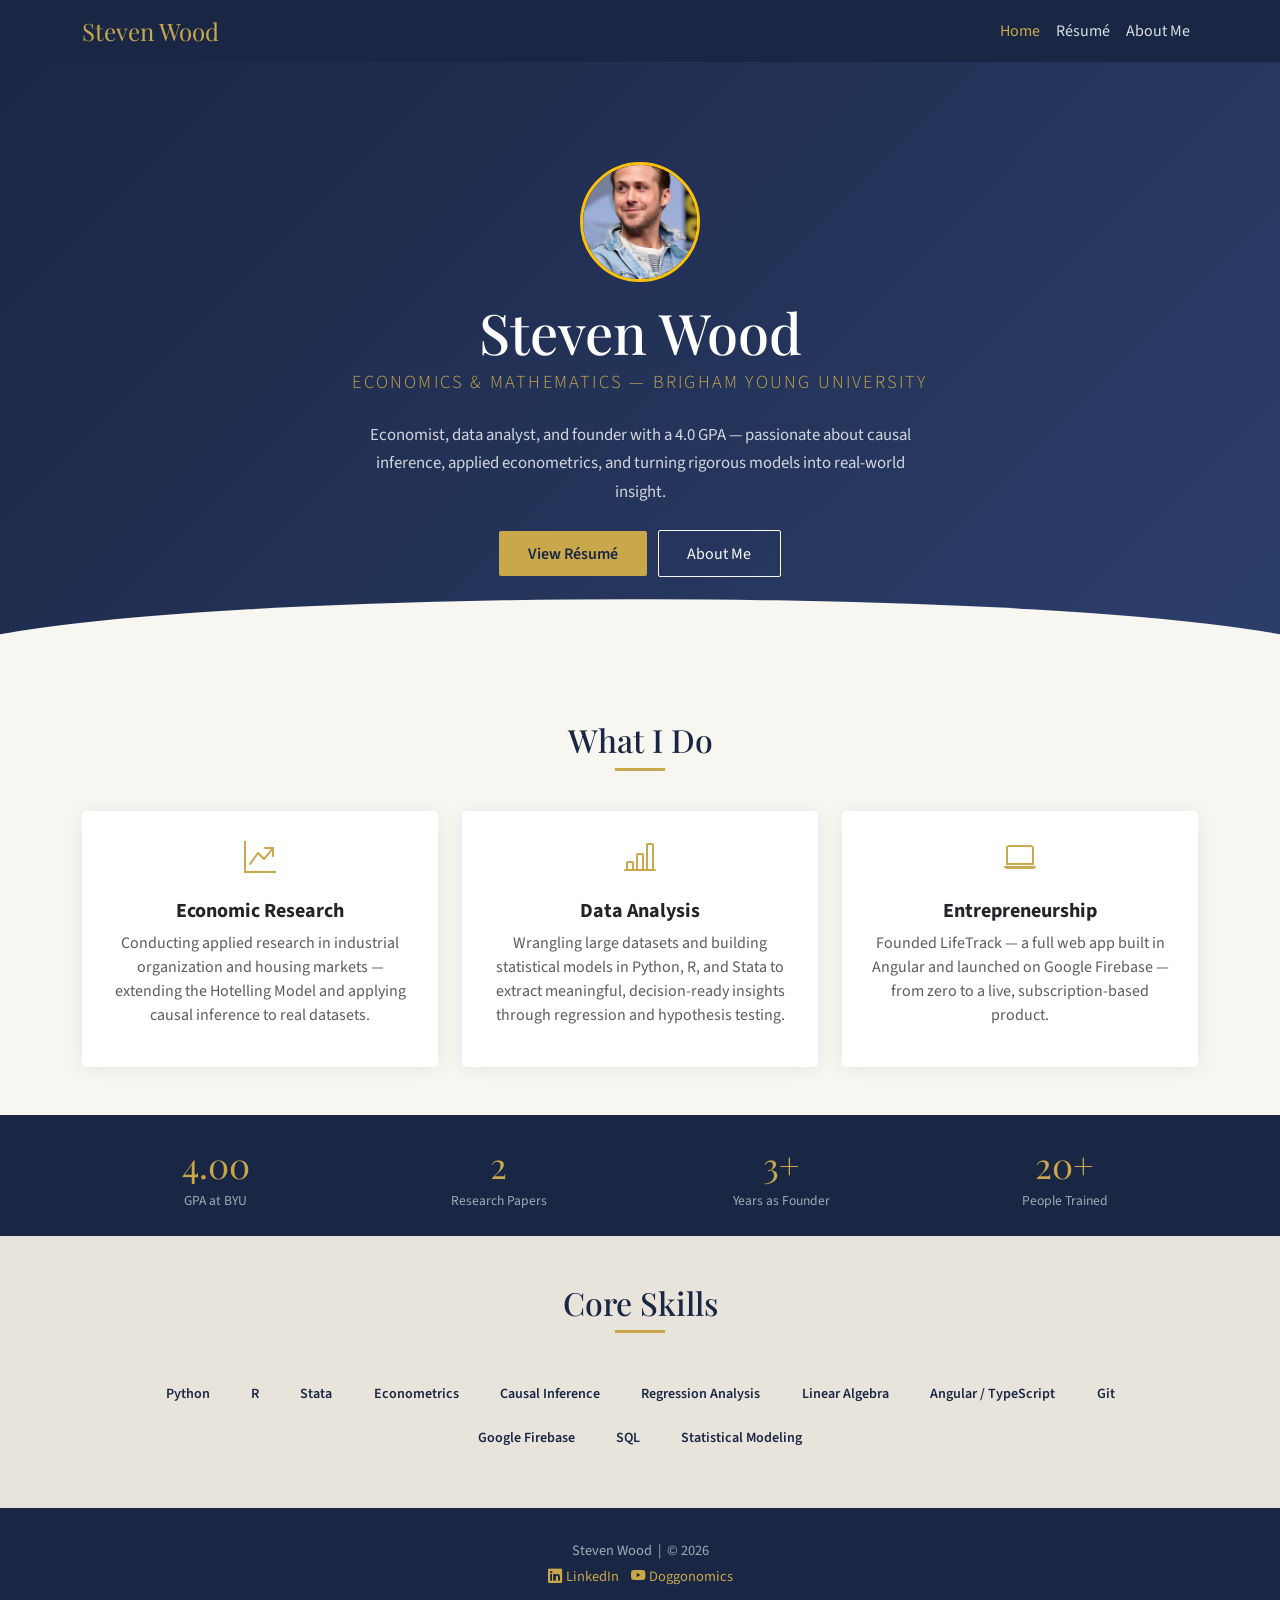
<file: index.html>
<!DOCTYPE html>
<html lang="en">
<head>
    <meta charset="UTF-8">
    <meta name="viewport" content="width=device-width, initial-scale=1.0">
    <title>Steven Wood | Portfolio</title>
    <link href="https://cdn.jsdelivr.net/npm/bootstrap@5.3.2/dist/css/bootstrap.min.css" rel="stylesheet">
    <link href="https://fonts.googleapis.com/css2?family=Playfair+Display:wght@400;700&family=Source+Sans+3:wght@300;400;600&display=swap" rel="stylesheet">
    <link rel="stylesheet" href="https://cdn.jsdelivr.net/npm/bootstrap-icons@1.11.3/font/bootstrap-icons.min.css">
    <style>
        :root {
            --navy: #1a2744;
            --gold: #c9a84c;
            --light: #f8f6f1;
            --mid: #e8e4dc;
            --text: #2d2d2d;
        }
        body { font-family: 'Source Sans 3', sans-serif; color: var(--text); background: var(--light); }
        h1, h2, h3, .navbar-brand { font-family: 'Playfair Display', serif; }
        .navbar { background-color: var(--navy) !important; }
        .navbar-brand { color: var(--gold) !important; font-size: 1.5rem; }
        .nav-link { color: rgba(255,255,255,0.85) !important; }
        .nav-link:hover, .nav-link.active { color: var(--gold) !important; }
        .hero {
            background: linear-gradient(135deg, var(--navy) 0%, #2c3e6b 100%);
            color: white; padding: 100px 0 80px; position: relative; overflow: hidden;
        }
        .hero::after {
            content: ''; position: absolute; bottom: -2px; left: 0; right: 0;
            height: 60px; background: var(--light);
            clip-path: ellipse(55% 100% at 50% 100%);
        }
        .hero-name { font-size: 3.5rem; color: white; margin-bottom: 0.25rem; }
        .hero-title { color: var(--gold); font-size: 1.15rem; letter-spacing: 0.12em; text-transform: uppercase; font-family: 'Source Sans 3', sans-serif; font-weight: 300; }
        .hero-desc { color: rgba(255,255,255,0.8); max-width: 580px; margin: 1.5rem auto; font-size: 1.05rem; line-height: 1.7; }
        .btn-gold { background-color: var(--gold); color: var(--navy); font-weight: 600; border: none; padding: 0.65rem 1.8rem; border-radius: 2px; }
        .btn-gold:hover { background-color: #b8903e; color: var(--navy); }
        .btn-outline-light { border-radius: 2px; padding: 0.65rem 1.8rem; }
        .section-title { font-size: 2rem; color: var(--navy); margin-bottom: 0.5rem; }
        .section-divider { width: 50px; height: 3px; background: var(--gold); margin: 0 auto 2.5rem; }
        .card { border: none; border-radius: 4px; box-shadow: 0 2px 20px rgba(0,0,0,0.07); transition: transform 0.2s, box-shadow 0.2s; }
        .card:hover { transform: translateY(-4px); box-shadow: 0 8px 30px rgba(0,0,0,0.12); }
        .card-icon { font-size: 2rem; color: var(--gold); margin-bottom: 1rem; }
        .skill-badge { background: var(--mid); color: var(--navy); font-weight: 600; border-radius: 2px; padding: 0.4rem 0.9rem; display: inline-block; margin: 0.3rem; font-size: 0.88rem; }
        .stat-num { font-family: 'Playfair Display', serif; font-size: 2.2rem; color: var(--gold); }
        footer { background: var(--navy); color: rgba(255,255,255,0.6); padding: 2rem 0; font-size: 0.9rem; }
        footer a { color: var(--gold); text-decoration: none; }
    </style>
</head>
<body>
    <nav class="navbar navbar-expand-lg sticky-top">
        <div class="container">
            <a class="navbar-brand" href="index.html">Steven Wood</a>
            <button class="navbar-toggler" type="button" data-bs-toggle="collapse" data-bs-target="#navMenu">
                <span class="navbar-toggler-icon"></span>
            </button>
            <div class="collapse navbar-collapse" id="navMenu">
                <ul class="navbar-nav ms-auto">
                    <li class="nav-item"><a class="nav-link active" href="index.html">Home</a></li>
                    <li class="nav-item"><a class="nav-link" href="resume.html">Résumé</a></li>
                    <li class="nav-item"><a class="nav-link" href="aboutme.html">About Me</a></li>
                </ul>
            </div>
        </div>
    </nav>

    <section class="hero text-center">
        <div class="container">
            <img src="images/profile-pic.png" alt="Steven Wood" class="rounded-circle border border-3 border-warning mb-3" style="width:120px;height:120px;object-fit:cover;" onerror="this.style.display='none'">
            <h1 class="hero-name">Steven Wood</h1>
            <div class="hero-title">Economics &amp; Mathematics &mdash; Brigham Young University</div>
            <p class="hero-desc mx-auto">Economist, data analyst, and founder with a 4.0 GPA — passionate about causal inference, applied econometrics, and turning rigorous models into real-world insight.</p>
            <a href="resume.html" class="btn btn-gold me-2">View Résumé</a>
            <a href="aboutme.html" class="btn btn-outline-light">About Me</a>
        </div>
    </section>

    <section class="py-5 mt-3">
        <div class="container text-center">
            <h2 class="section-title">What I Do</h2>
            <div class="section-divider"></div>
            <div class="row g-4">
                <div class="col-md-4">
                    <div class="card p-4 h-100">
                        <div class="card-icon"><i class="bi bi-graph-up-arrow"></i></div>
                        <h5 class="fw-bold">Economic Research</h5>
                        <p class="text-muted">Conducting applied research in industrial organization and housing markets — extending the Hotelling Model and applying causal inference to real datasets.</p>
                    </div>
                </div>
                <div class="col-md-4">
                    <div class="card p-4 h-100">
                        <div class="card-icon"><i class="bi bi-bar-chart-line"></i></div>
                        <h5 class="fw-bold">Data Analysis</h5>
                        <p class="text-muted">Wrangling large datasets and building statistical models in Python, R, and Stata to extract meaningful, decision-ready insights through regression and hypothesis testing.</p>
                    </div>
                </div>
                <div class="col-md-4">
                    <div class="card p-4 h-100">
                        <div class="card-icon"><i class="bi bi-laptop"></i></div>
                        <h5 class="fw-bold">Entrepreneurship</h5>
                        <p class="text-muted">Founded LifeTrack — a full web app built in Angular and launched on Google Firebase — from zero to a live, subscription-based product.</p>
                    </div>
                </div>
            </div>
        </div>
    </section>

    <section class="py-4" style="background:var(--navy)">
        <div class="container">
            <div class="row text-center g-3">
                <div class="col-6 col-md-3">
                    <div class="stat-num">4.00</div>
                    <div style="color:rgba(255,255,255,0.6);font-size:0.85rem">GPA at BYU</div>
                </div>
                <div class="col-6 col-md-3">
                    <div class="stat-num">2</div>
                    <div style="color:rgba(255,255,255,0.6);font-size:0.85rem">Research Papers</div>
                </div>
                <div class="col-6 col-md-3">
                    <div class="stat-num">3+</div>
                    <div style="color:rgba(255,255,255,0.6);font-size:0.85rem">Years as Founder</div>
                </div>
                <div class="col-6 col-md-3">
                    <div class="stat-num">20+</div>
                    <div style="color:rgba(255,255,255,0.6);font-size:0.85rem">People Trained</div>
                </div>
            </div>
        </div>
    </section>

    <section class="py-5" style="background:var(--mid)">
        <div class="container text-center">
            <h2 class="section-title">Core Skills</h2>
            <div class="section-divider"></div>
            <div>
                <span class="skill-badge">Python</span>
                <span class="skill-badge">R</span>
                <span class="skill-badge">Stata</span>
                <span class="skill-badge">Econometrics</span>
                <span class="skill-badge">Causal Inference</span>
                <span class="skill-badge">Regression Analysis</span>
                <span class="skill-badge">Linear Algebra</span>
                <span class="skill-badge">Angular / TypeScript</span>
                <span class="skill-badge">Git</span>
                <span class="skill-badge">Google Firebase</span>
                <span class="skill-badge">SQL</span>
                <span class="skill-badge">Statistical Modeling</span>
            </div>
        </div>
    </section>

    <footer class="text-center">
        <div class="container">
            <p class="mb-1">Steven Wood &nbsp;|&nbsp; &copy; 2026</p>
            <p class="mb-0">
                <a href="https://www.linkedin.com/in/stevenhwood" target="_blank"><i class="bi bi-linkedin me-1"></i>LinkedIn</a>
                &nbsp;&nbsp;
                <a href="https://www.youtube.com/@doggonomics" target="_blank"><i class="bi bi-youtube me-1"></i>Doggonomics</a>
            </p>
        </div>
    </footer>

    <script src="https://cdn.jsdelivr.net/npm/bootstrap@5.3.2/dist/js/bootstrap.bundle.min.js"></script>
</body>
</html>
</file>
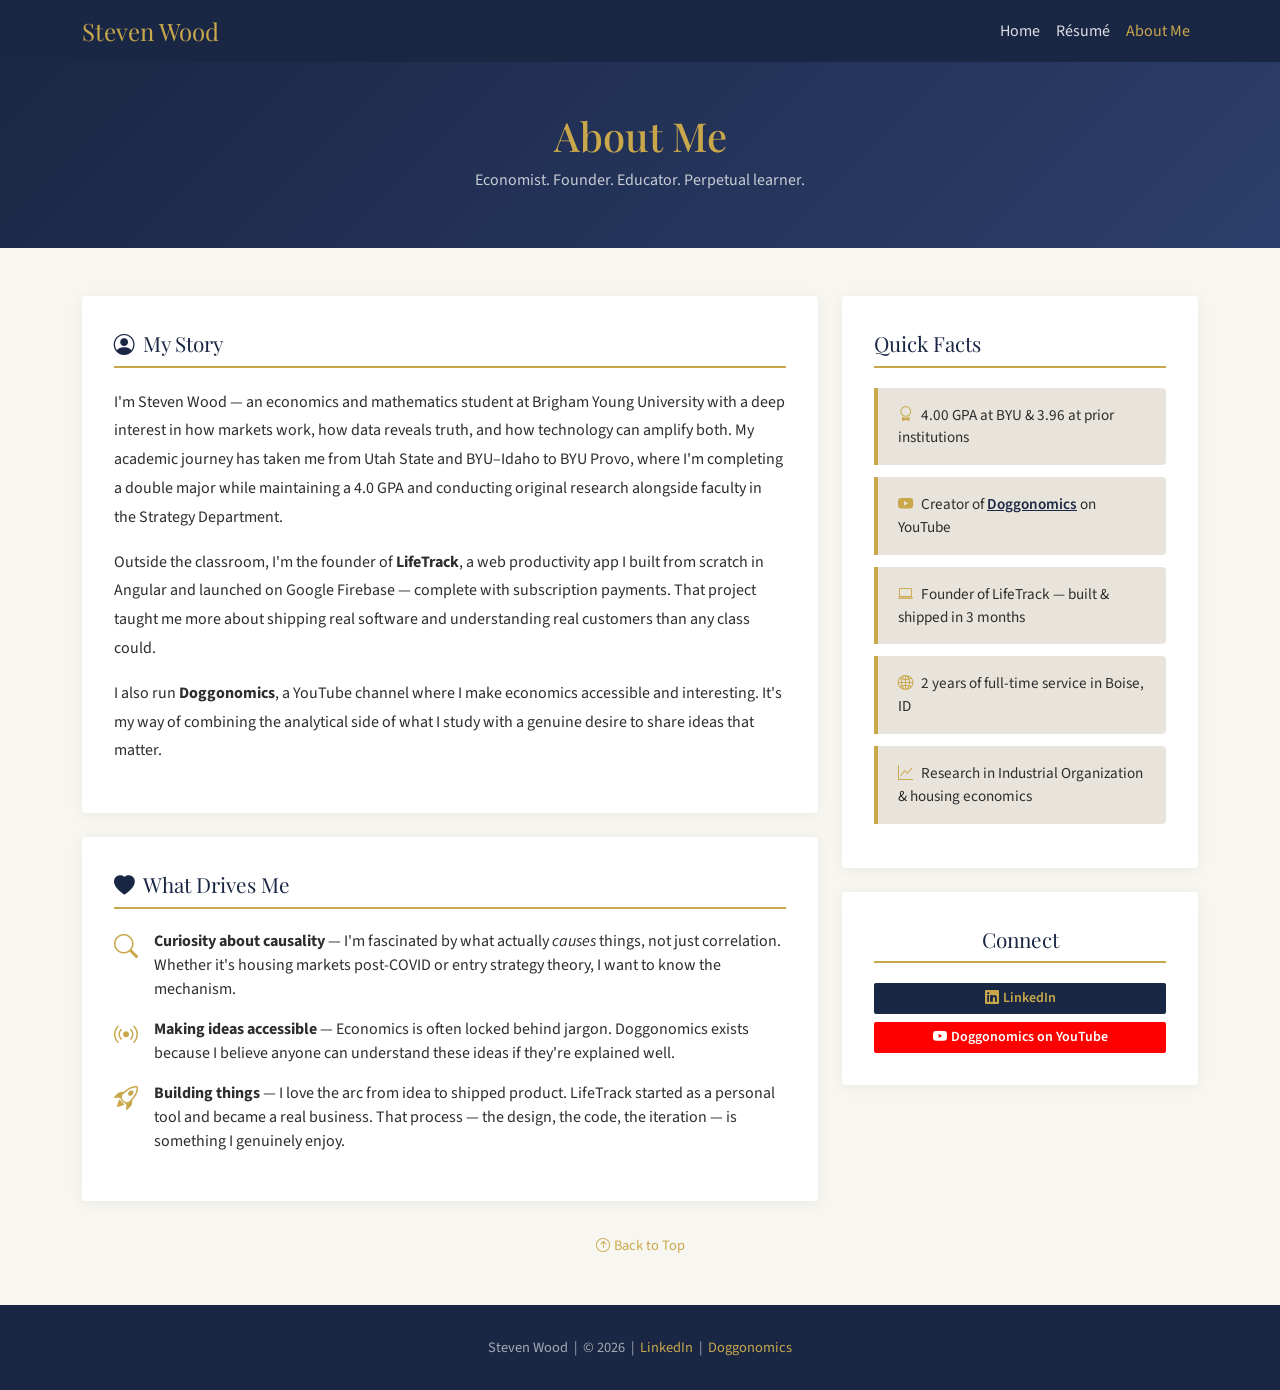
<file: aboutme.html>
<!DOCTYPE html>
<html lang="en">
<head>
    <meta charset="UTF-8">
    <meta name="viewport" content="width=device-width, initial-scale=1.0">
    <title>Steven Wood | About Me</title>
    <link href="https://cdn.jsdelivr.net/npm/bootstrap@5.3.2/dist/css/bootstrap.min.css" rel="stylesheet">
    <link href="https://fonts.googleapis.com/css2?family=Playfair+Display:wght@400;700&family=Source+Sans+3:wght@300;400;600&display=swap" rel="stylesheet">
    <link rel="stylesheet" href="https://cdn.jsdelivr.net/npm/bootstrap-icons@1.11.3/font/bootstrap-icons.min.css">
    <style>
        :root {
            --navy: #1a2744;
            --gold: #c9a84c;
            --light: #f8f6f1;
            --mid: #e8e4dc;
            --text: #2d2d2d;
        }
        body { font-family: 'Source Sans 3', sans-serif; color: var(--text); background: var(--light); }
        h1, h2, h3, .navbar-brand { font-family: 'Playfair Display', serif; }
        .navbar { background-color: var(--navy) !important; }
        .navbar-brand { color: var(--gold) !important; font-size: 1.5rem; }
        .nav-link { color: rgba(255,255,255,0.85) !important; }
        .nav-link:hover, .nav-link.active { color: var(--gold) !important; }
        .page-header { background: linear-gradient(135deg, var(--navy) 0%, #2c3e6b 100%); color: white; padding: 50px 0 40px; text-align: center; }
        .page-header h1 { color: var(--gold); font-size: 2.5rem; }
        .page-header p { color: rgba(255,255,255,0.75); }
        .content-card { background: white; border-radius: 4px; box-shadow: 0 2px 15px rgba(0,0,0,0.06); padding: 2rem; margin-bottom: 1.5rem; }
        .section-label { font-family: 'Playfair Display', serif; color: var(--navy); font-size: 1.3rem; border-bottom: 2px solid var(--gold); padding-bottom: 0.4rem; margin-bottom: 1.25rem; }
        .value-item { display: flex; align-items: flex-start; margin-bottom: 1rem; }
        .value-icon { font-size: 1.5rem; color: var(--gold); margin-right: 1rem; flex-shrink: 0; margin-top: 0.1rem; }
        .fun-fact { background: var(--mid); border-left: 4px solid var(--gold); padding: 1rem 1.25rem; border-radius: 0 4px 4px 0; margin-bottom: 0.75rem; font-size: 0.95rem; }
        footer { background: var(--navy); color: rgba(255,255,255,0.6); padding: 2rem 0; font-size: 0.9rem; text-align: center; }
        footer a { color: var(--gold); text-decoration: none; }
    </style>
</head>
<body>
    <nav class="navbar navbar-expand-lg sticky-top">
        <div class="container">
            <a class="navbar-brand" href="index.html">Steven Wood</a>
            <button class="navbar-toggler" type="button" data-bs-toggle="collapse" data-bs-target="#navMenu">
                <span class="navbar-toggler-icon"></span>
            </button>
            <div class="collapse navbar-collapse" id="navMenu">
                <ul class="navbar-nav ms-auto">
                    <li class="nav-item"><a class="nav-link" href="index.html">Home</a></li>
                    <li class="nav-item"><a class="nav-link" href="resume.html">Résumé</a></li>
                    <li class="nav-item"><a class="nav-link active" href="aboutme.html">About Me</a></li>
                </ul>
            </div>
        </div>
    </nav>

    <div class="page-header" id="top">
        <div class="container">
            <h1>About Me</h1>
            <p>Economist. Founder. Educator. Perpetual learner.</p>
        </div>
    </div>

    <div class="container py-5">
        <div class="row g-4">
            <div class="col-lg-8">
                <div class="content-card">
                    <div class="section-label"><i class="bi bi-person-circle me-2"></i>My Story</div>
                    <p style="line-height:1.8">I'm Steven Wood — an economics and mathematics student at Brigham Young University with a deep interest in how markets work, how data reveals truth, and how technology can amplify both. My academic journey has taken me from Utah State and BYU–Idaho to BYU Provo, where I'm completing a double major while maintaining a 4.0 GPA and conducting original research alongside faculty in the Strategy Department.</p>
                    <p style="line-height:1.8;margin-top:1rem">Outside the classroom, I'm the founder of <strong>LifeTrack</strong>, a web productivity app I built from scratch in Angular and launched on Google Firebase — complete with subscription payments. That project taught me more about shipping real software and understanding real customers than any class could.</p>
                    <p style="line-height:1.8;margin-top:1rem">I also run <strong>Doggonomics</strong>, a YouTube channel where I make economics accessible and interesting. It's my way of combining the analytical side of what I study with a genuine desire to share ideas that matter.</p>
                </div>

                <div class="content-card">
                    <div class="section-label"><i class="bi bi-heart-fill me-2"></i>What Drives Me</div>
                    <div class="value-item">
                        <div class="value-icon"><i class="bi bi-search"></i></div>
                        <div><strong>Curiosity about causality</strong> — I'm fascinated by what actually <em>causes</em> things, not just correlation. Whether it's housing markets post-COVID or entry strategy theory, I want to know the mechanism.</div>
                    </div>
                    <div class="value-item">
                        <div class="value-icon"><i class="bi bi-broadcast"></i></div>
                        <div><strong>Making ideas accessible</strong> — Economics is often locked behind jargon. Doggonomics exists because I believe anyone can understand these ideas if they're explained well.</div>
                    </div>
                    <div class="value-item">
                        <div class="value-icon"><i class="bi bi-rocket-takeoff"></i></div>
                        <div><strong>Building things</strong> — I love the arc from idea to shipped product. LifeTrack started as a personal tool and became a real business. That process — the design, the code, the iteration — is something I genuinely enjoy.</div>
                    </div>
                </div>
            </div>

            <div class="col-lg-4">
                <div class="content-card">
                    <div class="section-label">Quick Facts</div>
                    <div class="fun-fact"><i class="bi bi-award me-2" style="color:var(--gold)"></i>4.00 GPA at BYU &amp; 3.96 at prior institutions</div>
                    <div class="fun-fact"><i class="bi bi-youtube me-2" style="color:var(--gold)"></i>Creator of <a href="https://www.youtube.com/@doggonomics" target="_blank" style="color:var(--navy);font-weight:600">Doggonomics</a> on YouTube</div>
                    <div class="fun-fact"><i class="bi bi-laptop me-2" style="color:var(--gold)"></i>Founder of LifeTrack — built &amp; shipped in 3 months</div>
                    <div class="fun-fact"><i class="bi bi-globe2 me-2" style="color:var(--gold)"></i>2 years of full-time service in Boise, ID</div>
                    <div class="fun-fact"><i class="bi bi-graph-up me-2" style="color:var(--gold)"></i>Research in Industrial Organization &amp; housing economics</div>
                </div>

                <div class="content-card text-center">
                    <div class="section-label">Connect</div>
                    <a href="https://www.linkedin.com/in/stevenhwood" target="_blank" class="btn btn-sm w-100 mb-2" style="background:var(--navy);color:var(--gold);font-weight:600;border-radius:2px"><i class="bi bi-linkedin me-1"></i>LinkedIn</a>
                    <a href="https://www.youtube.com/@doggonomics" target="_blank" class="btn btn-sm w-100" style="background:#ff0000;color:white;font-weight:600;border-radius:2px"><i class="bi bi-youtube me-1"></i>Doggonomics on YouTube</a>
                </div>
            </div>
        </div>
        <div class="text-center mt-2">
            <a href="#top" style="color:var(--gold);font-size:0.9rem;text-decoration:none"><i class="bi bi-arrow-up-circle me-1"></i>Back to Top</a>
        </div>
    </div>

    <footer>
        <div class="container">
            <p class="mb-0">Steven Wood &nbsp;|&nbsp; &copy; 2026 &nbsp;|&nbsp;
                <a href="https://www.linkedin.com/in/stevenhwood" target="_blank">LinkedIn</a> &nbsp;|&nbsp;
                <a href="https://www.youtube.com/@doggonomics" target="_blank">Doggonomics</a>
            </p>
        </div>
    </footer>

    <script src="https://cdn.jsdelivr.net/npm/bootstrap@5.3.2/dist/js/bootstrap.bundle.min.js"></script>
</body>
</html>
</file>
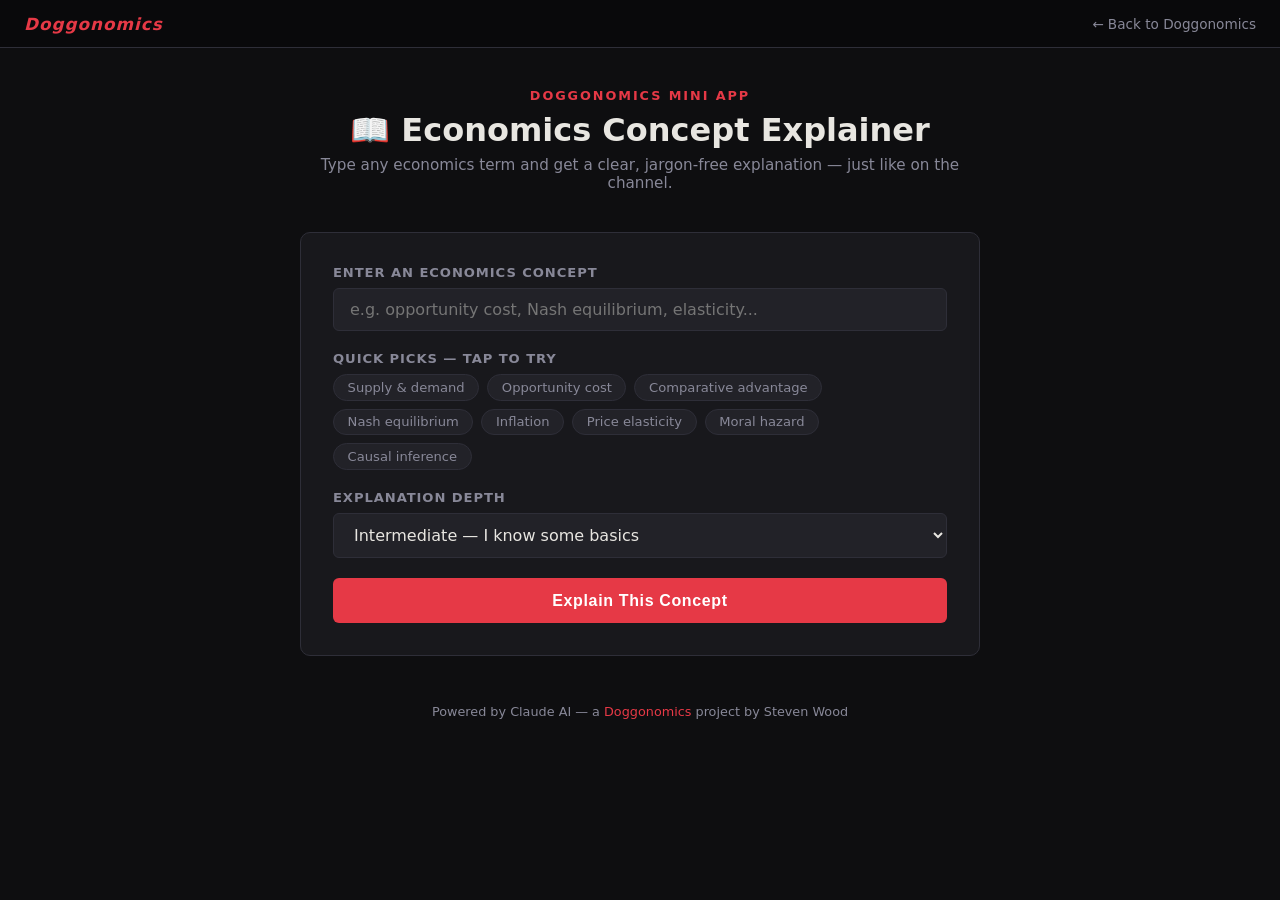
<file: app.html>
<!DOCTYPE html>
<html lang="en">
<head>
    <meta charset="UTF-8">
    <meta name="viewport" content="width=device-width, initial-scale=1.0">
    <title>Economics Explainer — Doggonomics</title>
    <style>
        /* ===== Reset & Base ===== */
        *, *::before, *::after { box-sizing: border-box; margin: 0; padding: 0; }

        :root {
            --dark:   #0e0e10;
            --card:   #18181c;
            --card2:  #222228;
            --border: #2e2e38;
            --red:    #e63946;
            --red-dim:#b82d39;
            --gold:   #f4c430;
            --green:  #4caf7d;
            --text:   #e8e6e1;
            --muted:  #888898;
        }

        body {
            font-family: 'Segoe UI', system-ui, sans-serif;
            background: var(--dark);
            color: var(--text);
            min-height: 100vh;
        }

        /* ===== Nav ===== */
        .top-nav {
            background: #09090b;
            padding: 0.85rem 1.5rem;
            display: flex;
            justify-content: space-between;
            align-items: center;
            border-bottom: 1px solid var(--border);
        }
        .top-nav .brand { color: var(--red); font-weight: 900; font-size: 1.05rem; text-decoration: none; letter-spacing: 0.06em; font-style: italic; }
        .top-nav a { color: var(--muted); font-size: 0.85rem; text-decoration: none; }
        .top-nav a:hover { color: var(--text); }

        /* ===== Page ===== */
        .page { max-width: 720px; margin: 0 auto; padding: 2.5rem 1.25rem 4rem; }

        .page-header { text-align: center; margin-bottom: 2.5rem; }
        .page-header .eyebrow { font-size: 0.8rem; letter-spacing: 0.15em; text-transform: uppercase; color: var(--red); font-weight: 700; margin-bottom: 0.5rem; }
        .page-header h1 { font-size: 2rem; color: var(--text); margin-bottom: 0.4rem; }
        .page-header p { color: var(--muted); font-size: 0.95rem; }

        /* ===== Input card ===== */
        .input-card {
            background: var(--card);
            border: 1px solid var(--border);
            border-radius: 10px;
            padding: 2rem;
            margin-bottom: 1.5rem;
        }

        label { display: block; font-size: 0.82rem; font-weight: 700; letter-spacing: 0.07em; text-transform: uppercase; color: var(--muted); margin-bottom: 0.5rem; }

        input[type="text"], select {
            width: 100%;
            background: var(--card2);
            border: 1px solid var(--border);
            border-radius: 6px;
            color: var(--text);
            padding: 0.7rem 1rem;
            font-size: 1rem;
            outline: none;
            font-family: inherit;
            margin-bottom: 1.25rem;
            transition: border-color 0.2s;
        }
        input[type="text"]:focus, select:focus { border-color: var(--red); }
        select option { background: var(--card2); }

        /* Quick-pick chips */
        .chips { display: flex; flex-wrap: wrap; gap: 0.5rem; margin-bottom: 1.25rem; }
        .chip {
            background: var(--card2);
            border: 1px solid var(--border);
            border-radius: 99px;
            padding: 0.3rem 0.85rem;
            font-size: 0.82rem;
            color: var(--muted);
            cursor: pointer;
            transition: all 0.15s;
            font-family: inherit;
        }
        .chip:hover { border-color: var(--red); color: var(--text); }

        .submit-btn {
            width: 100%;
            background: var(--red);
            color: white;
            font-weight: 700;
            font-size: 1rem;
            border: none;
            border-radius: 6px;
            padding: 0.85rem;
            cursor: pointer;
            letter-spacing: 0.04em;
            transition: background 0.2s;
        }
        .submit-btn:hover { background: var(--red-dim); }
        .submit-btn:disabled { background: #4a2020; color: #7a5050; cursor: not-allowed; }

        /* ===== Loading ===== */
        .loading { text-align: center; padding: 2rem; color: var(--muted); display: none; }
        .spinner { display: inline-block; width: 32px; height: 32px; border: 3px solid var(--border); border-top-color: var(--red); border-radius: 50%; animation: spin 0.8s linear infinite; margin-bottom: 0.75rem; }
        @keyframes spin { to { transform: rotate(360deg); } }

        /* ===== Result ===== */
        .result-card {
            background: var(--card);
            border: 1px solid var(--border);
            border-radius: 10px;
            padding: 2rem;
            display: none;
            animation: fadeIn 0.4s ease;
        }
        @keyframes fadeIn { from { opacity:0; transform:translateY(8px); } to { opacity:1; transform:none; } }

        .result-concept {
            font-size: 1.4rem;
            font-weight: 800;
            color: var(--text);
            margin-bottom: 0.25rem;
        }
        .result-level {
            font-size: 0.78rem;
            font-weight: 700;
            letter-spacing: 0.1em;
            text-transform: uppercase;
            margin-bottom: 1.5rem;
        }
        .level-beginner { color: var(--green); }
        .level-intermediate { color: var(--gold); }
        .level-advanced { color: var(--red); }

        /* Sections of the explanation */
        .exp-section { margin-bottom: 1.5rem; }
        .exp-label {
            font-size: 0.75rem;
            font-weight: 700;
            letter-spacing: 0.1em;
            text-transform: uppercase;
            color: var(--muted);
            margin-bottom: 0.4rem;
        }
        .exp-body {
            background: var(--card2);
            border-left: 3px solid var(--red);
            border-radius: 0 6px 6px 0;
            padding: 1rem 1.25rem;
            font-size: 0.95rem;
            line-height: 1.75;
            color: var(--text);
            white-space: pre-wrap;
        }
        .exp-body.green-bar { border-left-color: var(--green); }
        .exp-body.gold-bar  { border-left-color: var(--gold); }

        /* Related terms */
        .related-tags { display: flex; flex-wrap: wrap; gap: 0.4rem; margin-top: 0.4rem; }
        .related-tag {
            background: var(--card2);
            border: 1px solid var(--border);
            border-radius: 99px;
            padding: 0.25rem 0.75rem;
            font-size: 0.8rem;
            color: var(--muted);
            cursor: pointer;
            transition: all 0.15s;
        }
        .related-tag:hover { border-color: var(--red); color: var(--text); }

        .reset-btn {
            display: inline-block;
            margin-top: 1.25rem;
            color: var(--muted);
            font-size: 0.85rem;
            cursor: pointer;
            background: none;
            border: 1px solid var(--border);
            padding: 0.4rem 1rem;
            border-radius: 4px;
            transition: color 0.2s;
            font-family: inherit;
        }
        .reset-btn:hover { color: var(--text); border-color: var(--muted); }

        .error-msg {
            background: #3e1010;
            border: 1px solid var(--red);
            color: var(--red);
            border-radius: 6px;
            padding: 0.75rem 1rem;
            font-size: 0.9rem;
            display: none;
            margin-bottom: 1rem;
        }

        footer { text-align: center; color: var(--muted); font-size: 0.8rem; margin-top: 3rem; }
        footer a { color: var(--red); text-decoration: none; }
    </style>
</head>
<body>

<nav class="top-nav">
    <a href="scratch.html" class="brand">Doggonomics</a>
    <a href="scratch.html">← Back to Doggonomics</a>
</nav>

<div class="page">

    <div class="page-header">
        <div class="eyebrow">Doggonomics Mini App</div>
        <h1>📖 Economics Concept Explainer</h1>
        <p>Type any economics term and get a clear, jargon-free explanation — just like on the channel.</p>
    </div>

    <div class="input-card" id="input-card">

        <label for="concept-input">Enter an economics concept</label>
        <input type="text" id="concept-input" placeholder="e.g. opportunity cost, Nash equilibrium, elasticity..." maxlength="120">

        <label>Quick picks — tap to try</label>
        <div class="chips">
            <button class="chip" onclick="fillAndSubmit('Supply and demand')">Supply &amp; demand</button>
            <button class="chip" onclick="fillAndSubmit('Opportunity cost')">Opportunity cost</button>
            <button class="chip" onclick="fillAndSubmit('Comparative advantage')">Comparative advantage</button>
            <button class="chip" onclick="fillAndSubmit('Nash equilibrium')">Nash equilibrium</button>
            <button class="chip" onclick="fillAndSubmit('Inflation')">Inflation</button>
            <button class="chip" onclick="fillAndSubmit('Price elasticity')">Price elasticity</button>
            <button class="chip" onclick="fillAndSubmit('Moral hazard')">Moral hazard</button>
            <button class="chip" onclick="fillAndSubmit('Causal inference')">Causal inference</button>
        </div>

        <label for="level-select">Explanation depth</label>
        <select id="level-select">
            <option value="beginner">Beginner — explain it like I'm new to economics</option>
            <option value="intermediate" selected>Intermediate — I know some basics</option>
            <option value="advanced">Advanced — I've taken econ courses</option>
        </select>

        <div class="error-msg" id="error-msg">⚠️ Please enter an economics concept to explain.</div>

        <button class="submit-btn" id="submit-btn" onclick="explainConcept()">Explain This Concept</button>
    </div>

    <div class="loading" id="loading">
        <div class="spinner"></div>
        <p>Doggonomics is thinking...</p>
    </div>

    <div class="result-card" id="result-card">
        <div class="result-concept" id="result-title"></div>
        <div class="result-level" id="result-level"></div>

        <div class="exp-section">
            <div class="exp-label">📌 Simple Definition</div>
            <div class="exp-body" id="exp-definition"></div>
        </div>

        <div class="exp-section">
            <div class="exp-label">🌍 Real-World Example</div>
            <div class="exp-body green-bar" id="exp-example"></div>
        </div>

        <div class="exp-section">
            <div class="exp-label">💡 Why It Matters</div>
            <div class="exp-body gold-bar" id="exp-why"></div>
        </div>

        <div class="exp-section">
            <div class="exp-label">🔗 Related Concepts — click to explore</div>
            <div class="related-tags" id="related-tags"></div>
        </div>

        <button class="reset-btn" onclick="resetForm()">← Explain another concept</button>
    </div>

    <footer>
        <p>Powered by Claude AI &mdash; a <a href="scratch.html">Doggonomics</a> project by Steven Wood</p>
    </footer>

</div>

<script>
function fillAndSubmit(term) {
    document.getElementById('concept-input').value = term;
    explainConcept();
}

async function explainConcept() {
    const concept = document.getElementById('concept-input').value.trim();
    const level = document.getElementById('level-select').value;
    const errorMsg = document.getElementById('error-msg');
    errorMsg.style.display = 'none';

    if (!concept) {
        errorMsg.style.display = 'block';
        return;
    }

    document.getElementById('input-card').style.display = 'none';
    document.getElementById('loading').style.display = 'block';
    document.getElementById('result-card').style.display = 'none';
    document.getElementById('submit-btn').disabled = true;

    const levelDesc = {
        beginner: "a complete beginner with no economics background — use analogies, avoid jargon entirely",
        intermediate: "someone with a basic understanding of economics — you can use some technical terms but explain them",
        advanced: "an economics student who has taken micro and macro — you can use technical terminology freely"
    }[level];

    const prompt = `You are an enthusiastic economics educator running a YouTube channel called Doggonomics. Your mission is making economics accessible and engaging for everyone.

A viewer wants you to explain: "${concept}"

Their level: ${levelDesc}

Respond ONLY with valid JSON in this exact format (no markdown, no code fences):
{
  "concept": "<cleaned up/proper name of the concept>",
  "definition": "<2-3 sentence plain-language definition tailored to their level>",
  "example": "<a vivid, concrete real-world example that illustrates the concept — make it interesting and relatable>",
  "why": "<2-3 sentences on why this concept matters in the real world — economic implications, policy relevance, or everyday impact>",
  "related": ["<related concept 1>", "<related concept 2>", "<related concept 3>", "<related concept 4>"]
}

If the input is not an economics concept, set concept to "Not an Economics Concept" and explain in the definition field that you can only explain economics topics.`;

    try {
        const response = await fetch("https://api.anthropic.com/v1/messages", {
            method: "POST",
            headers: { "Content-Type": "application/json" },
            body: JSON.stringify({
                model: "claude-sonnet-4-20250514",
                max_tokens: 1000,
                messages: [{ role: "user", content: prompt }]
            })
        });

        const data = await response.json();
        const raw = data.content.map(i => i.text || "").join("").trim();
        const clean = raw.replace(/```json|```/g, "").trim();
        const result = JSON.parse(clean);

        displayResult(result, level);
    } catch (err) {
        console.error(err);
        document.getElementById('loading').style.display = 'none';
        document.getElementById('input-card').style.display = 'block';
        document.getElementById('submit-btn').disabled = false;
        errorMsg.textContent = '⚠️ Something went wrong. Please try again.';
        errorMsg.style.display = 'block';
    }
}

function displayResult(result, level) {
    document.getElementById('loading').style.display = 'none';

    document.getElementById('result-title').textContent = result.concept || 'Unknown Concept';

    const levelLabel = document.getElementById('result-level');
    const levelMap = { beginner: ['Beginner Explanation', 'level-beginner'], intermediate: ['Intermediate Explanation', 'level-intermediate'], advanced: ['Advanced Explanation', 'level-advanced'] };
    const [text, cls] = levelMap[level] || ['Explanation', 'level-intermediate'];
    levelLabel.textContent = text;
    levelLabel.className = 'result-level ' + cls;

    document.getElementById('exp-definition').textContent = result.definition || '';
    document.getElementById('exp-example').textContent = result.example || '';
    document.getElementById('exp-why').textContent = result.why || '';

    const tagsContainer = document.getElementById('related-tags');
    tagsContainer.innerHTML = '';
    (result.related || []).forEach(term => {
        const tag = document.createElement('button');
        tag.className = 'related-tag';
        tag.textContent = term;
        tag.onclick = () => {
            document.getElementById('concept-input').value = term;
            resetForm();
            setTimeout(explainConcept, 50);
        };
        tagsContainer.appendChild(tag);
    });

    document.getElementById('result-card').style.display = 'block';
}

function resetForm() {
    document.getElementById('result-card').style.display = 'none';
    document.getElementById('input-card').style.display = 'block';
    document.getElementById('submit-btn').disabled = false;
    document.getElementById('error-msg').style.display = 'none';
}
</script>

</body>
</html>
</file>
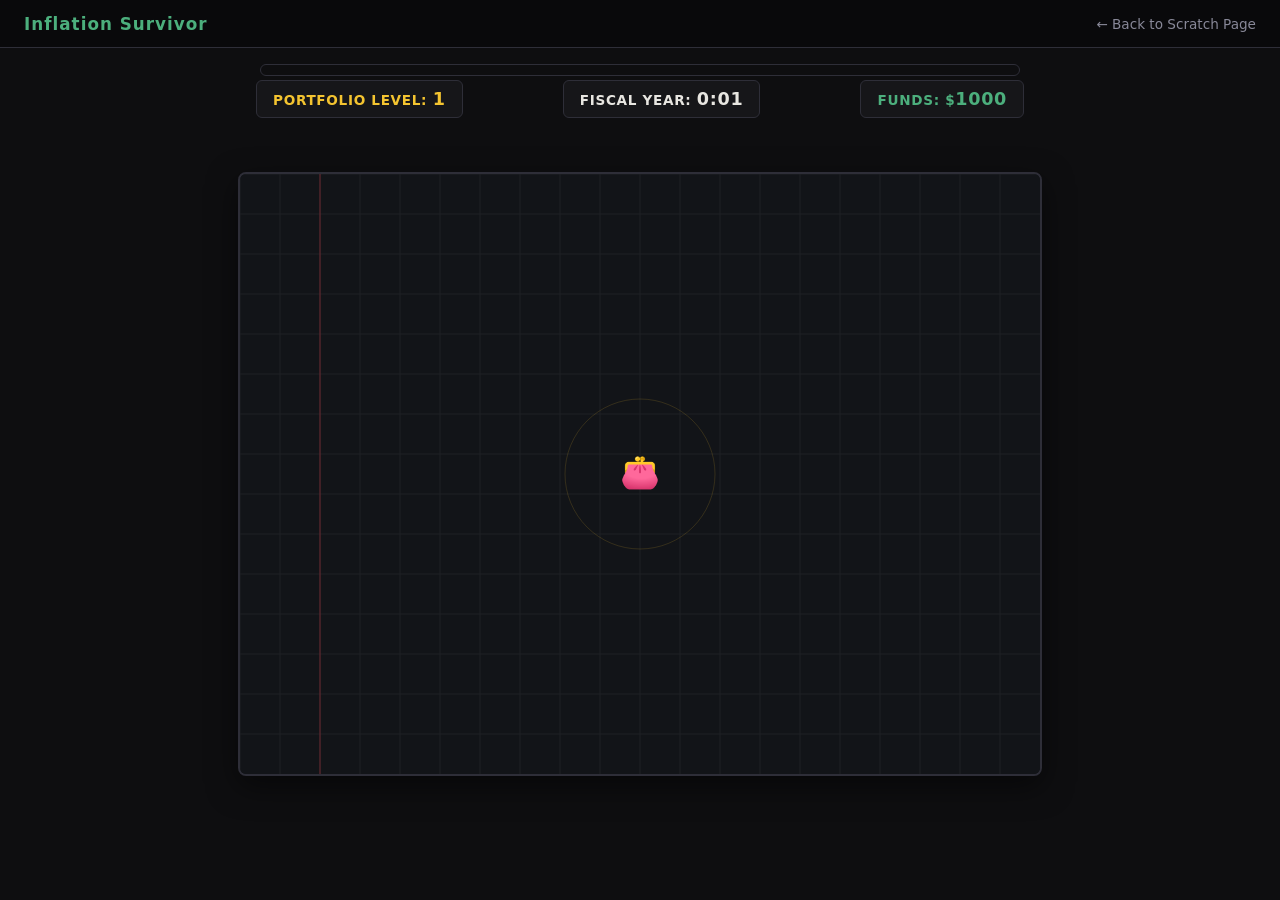
<file: game.html>
<!DOCTYPE html>
<html lang="en">
<head>
    <meta charset="UTF-8">
    <meta name="viewport" content="width=device-width, initial-scale=1.0">
    <title>Inflation Survivor</title>
    <style>
        /* ===== Reset & Base ===== */
        *, *::before, *::after { box-sizing: border-box; margin: 0; padding: 0; }

        :root {
            --dark: #0e0e10;
            --card: #18181c;
            --border: #2e2e38;
            --red: #ff4d4d;
            --gold: #f4c430;
            --green: #4caf7d;
            --text: #e8e6e1;
            --muted: #888898;
        }

        body {
            font-family: 'Segoe UI', system-ui, sans-serif;
            background: var(--dark);
            color: var(--text);
            min-height: 100vh;
            display: flex;
            flex-direction: column;
            overflow: hidden;
        }

        /* ===== Top Nav ===== */
        .top-nav {
            background: #09090b;
            padding: 0.85rem 1.5rem;
            display: flex;
            justify-content: space-between;
            align-items: center;
            border-bottom: 1px solid var(--border);
            z-index: 10;
        }
        .top-nav .brand { color: var(--green); font-weight: 900; font-size: 1.05rem; text-decoration: none; letter-spacing: 0.06em; }
        .top-nav a { color: var(--muted); font-size: 0.85rem; text-decoration: none; }
        .top-nav a:hover { color: var(--text); }

        /* ===== Game Container ===== */
        .game-container {
            flex-grow: 1;
            display: flex;
            justify-content: center;
            align-items: center;
            position: relative;
            padding: 1rem;
        }

        canvas {
            background: #121418; 
            border: 2px solid var(--border);
            border-radius: 8px;
            box-shadow: 0 10px 30px rgba(0,0,0,0.5);
            max-width: 100%;
            max-height: 100%;
        }

        /* ===== UI Overlays ===== */
        .ui-layer {
            position: absolute;
            top: 2rem;
            left: 50%;
            transform: translateX(-50%);
            width: 800px;
            max-width: 95%;
            display: flex;
            justify-content: space-between;
            pointer-events: none;
            padding: 0 1rem;
        }

        .stat-box {
            background: rgba(24, 24, 28, 0.85);
            border: 1px solid var(--border);
            padding: 0.5rem 1rem;
            border-radius: 6px;
            font-weight: bold;
            letter-spacing: 0.05em;
            text-transform: uppercase;
            font-size: 0.85rem;
        }

        .stat-box span { font-size: 1.1rem; }

        .xp-bar-container {
            position: absolute;
            top: 1rem;
            left: 50%;
            transform: translateX(-50%);
            width: 760px;
            max-width: 90%;
            height: 12px;
            background: var(--dark);
            border: 1px solid var(--border);
            border-radius: 10px;
            overflow: hidden;
            pointer-events: none;
        }
        
        .xp-bar-fill {
            height: 100%;
            width: 0%;
            background: linear-gradient(90deg, #b8860b, var(--gold));
            transition: width 0.2s;
        }

        .level-up-text {
            position: absolute;
            top: 20%;
            color: var(--gold);
            font-size: 2rem;
            font-weight: 900;
            text-shadow: 0 4px 10px rgba(0,0,0,0.8);
            opacity: 0;
            transition: opacity 0.3s;
            pointer-events: none;
            z-index: 15;
        }

        /* ===== Game Over Screen ===== */
        .overlay-screen {
            position: absolute;
            top: 0; left: 0; right: 0; bottom: 0;
            background: rgba(14, 14, 16, 0.9);
            display: flex;
            flex-direction: column;
            justify-content: center;
            align-items: center;
            z-index: 20;
            display: none;
        }

        .overlay-screen h1 {
            font-size: 4rem;
            color: var(--red);
            margin-bottom: 0.5rem;
            letter-spacing: 0.1em;
            text-shadow: 0 0 20px rgba(230, 57, 70, 0.4);
        }

        .overlay-screen p {
            font-size: 1.2rem;
            margin-bottom: 2rem;
            color: var(--muted);
            text-align: center;
            line-height: 1.6;
        }

        .btn {
            background: var(--green);
            color: var(--dark);
            border: none;
            padding: 0.8rem 2rem;
            font-size: 1.1rem;
            font-weight: bold;
            border-radius: 6px;
            cursor: pointer;
            transition: transform 0.1s, background 0.2s;
        }
        .btn:hover { background: #5cdb99; }
        .btn:active { transform: scale(0.95); }

    </style>
</head>
<body>

<nav class="top-nav">
    <a href="scratch.html" class="brand">Inflation Survivor</a>
    <a href="scratch.html">← Back to Scratch Page</a>
</nav>

<div class="game-container">
    <div class="xp-bar-container"><div class="xp-bar-fill" id="xp-bar"></div></div>
    
    <div class="ui-layer">
        <div class="stat-box" style="color: var(--gold);">Portfolio Level: <span id="ui-level">1</span></div>
        <div class="stat-box" style="color: var(--text);">Fiscal Year: <span id="ui-time">0:00</span></div>
        <div class="stat-box" style="color: var(--green);">Funds: $<span id="ui-hp">1000</span></div>
    </div>

    <!-- UI Toasts -->
    <div id="level-up-toast" class="level-up-text">📈 Compound Interest Applied!</div>
    <div id="boss-toast" class="level-up-text" style="color: var(--red); top: 30%; font-size: 2.5rem; text-shadow: 0 4px 20px rgba(230, 57, 70, 0.9);">⚠️ BEAR MARKET DETECTED ⚠️</div>
    <div id="bull-toast" class="level-up-text" style="color: var(--green); top: 35%; font-size: 2.5rem; text-shadow: 0 4px 20px rgba(76, 175, 125, 0.9);">🚀 BULL MARKET! CATCH IT! 🚀</div>

    <canvas id="gameCanvas" width="800" height="600"></canvas>

    <div class="overlay-screen" id="game-over">
        <h1>BANKRUPT</h1>
        <p>Your wallet succumbed to endless inflation.<br>You survived <span id="final-time" style="color:var(--text)">0:00</span> and built a Portfolio Level of <span id="final-level" style="color:var(--gold)">1</span>.</p>
        <button class="btn" onclick="startGame()">Bailout (Restart)</button>
    </div>
</div>

<script>
    const canvas = document.getElementById('gameCanvas');
    const ctx = canvas.getContext('2d');

    // UI Elements
    const uiLevel = document.getElementById('ui-level');
    const uiHp = document.getElementById('ui-hp');
    const uiTime = document.getElementById('ui-time');
    const xpBar = document.getElementById('xp-bar');
    const gameOverScreen = document.getElementById('game-over');
    const finalTime = document.getElementById('final-time');
    const finalLevel = document.getElementById('final-level');
    const levelUpToast = document.getElementById('level-up-toast');
    const bossToast = document.getElementById('boss-toast');
    const bullToast = document.getElementById('bull-toast');

    // Input tracking
    const keys = { w: false, a: false, s: false, d: false, ArrowUp: false, ArrowLeft: false, ArrowDown: false, ArrowRight: false };
    window.addEventListener('keydown', e => { if(keys.hasOwnProperty(e.key)) keys[e.key] = true; });
    window.addEventListener('keyup', e => { if(keys.hasOwnProperty(e.key)) keys[e.key] = false; });

    // Game State
    let gameLoop;
    let frameCount = 0;
    let isGameOver = false;
    let startTime = 0;
    let lastBossLevel = 0;

    let player, enemies, projectiles, gems, particles, floatingTexts;

    class Player {
        constructor() {
            this.x = canvas.width / 2;
            this.y = canvas.height / 2;
            this.size = 18; 
            this.speed = 3.5;
            this.maxHp = 1000;
            this.hp = 1000;
            
            this.level = 1;
            this.xp = 0;
            this.xpNeeded = 10;
            
            this.fireRate = 50; 
            this.projectileSpeed = 8;
            this.damage = 30;
            this.attackTimer = 0;
            this.pickupRadius = 75;
        }

        update() {
            let dx = 0; let dy = 0;
            if (keys.w || keys.ArrowUp) dy -= 1;
            if (keys.s || keys.ArrowDown) dy += 1;
            if (keys.a || keys.ArrowLeft) dx -= 1;
            if (keys.d || keys.ArrowRight) dx += 1;

            if (dx !== 0 && dy !== 0) {
                const length = Math.sqrt(dx*dx + dy*dy);
                dx /= length; dy /= length;
            }

            this.x += dx * this.speed;
            this.y += dy * this.speed;

            this.x = Math.max(this.size, Math.min(canvas.width - this.size, this.x));
            this.y = Math.max(this.size, Math.min(canvas.height - this.size, this.y));

            this.attackTimer++;
            if (this.attackTimer >= this.fireRate) {
                this.shoot();
                this.attackTimer = 0;
            }
        }

        shoot() {
            if (enemies.length === 0) return;
            
            let nearest = null;
            let minDist = Infinity;
            
            for (let enemy of enemies) {
                // Prioritize shooting enemies on screen
                if(enemy.x < 0 || enemy.x > canvas.width || enemy.y < 0 || enemy.y > canvas.height) continue;
                
                const dist = Math.hypot(enemy.x - this.x, enemy.y - this.y);
                if (dist < minDist) {
                    minDist = dist;
                    nearest = enemy;
                }
            }

            if (nearest) {
                const angle = Math.atan2(nearest.y - this.y, nearest.x - this.x);
                projectiles.push(new Projectile(this.x, this.y, angle, this.projectileSpeed, this.damage));
                
                if (this.level >= 4) projectiles.push(new Projectile(this.x, this.y, angle + Math.PI, this.projectileSpeed, this.damage));
                if (this.level >= 8) projectiles.push(new Projectile(this.x, this.y, angle + Math.PI/2, this.projectileSpeed, this.damage));
                if (this.level >= 12) projectiles.push(new Projectile(this.x, this.y, angle - Math.PI/2, this.projectileSpeed, this.damage));
            }
        }

        gainXp(amount) {
            this.xp += amount;
            
            while (this.xp >= this.xpNeeded) {
                this.xp -= this.xpNeeded;
                this.level++;
                this.xpNeeded = Math.floor(this.xpNeeded * 1.5);
                
                this.maxHp += 50;
                this.hp += this.maxHp * 0.25; 
                if (this.hp > this.maxHp) this.hp = this.maxHp;
                
                this.damage += 8;
                if (this.fireRate > 12) this.fireRate -= 4;
                this.pickupRadius += 10;
                
                createParticles(this.x, this.y, '#f4c430', 40);
                uiLevel.textContent = this.level;
                
                levelUpToast.style.opacity = 1;
                setTimeout(() => levelUpToast.style.opacity = 0, 2000);

                if (this.level % 5 === 0 && this.level !== 5 && lastBossLevel !== this.level) {
                    lastBossLevel = this.level;
                    spawnBoss();
                }
            }
            updateUI();
        }

        takeDamage(amount) {
            this.hp -= amount;
            floatingTexts.push(new FloatingText(this.x, this.y - 20, `-$${Math.floor(amount)}`, '#ff4d4d'));
            uiHp.style.color = this.hp < this.maxHp * 0.3 ? 'var(--red)' : 'var(--green)';
            updateUI();
            if (this.hp <= 0) endGame();
        }

        draw() {
            ctx.font = '32px Arial';
            ctx.fillText('👛', this.x, this.y); 
            
            ctx.strokeStyle = 'rgba(244, 196, 48, 0.15)';
            ctx.lineWidth = 1;
            ctx.beginPath();
            ctx.arc(this.x, this.y, this.pickupRadius, 0, Math.PI * 2);
            ctx.stroke();
        }
    }

    class Enemy {
        constructor(x, y, type) {
            this.x = x;
            this.y = y;
            this.type = type;
            this.isBoss = false;

            // Restored the scaling so the game actually pushes back!
            const diffScale = 1; 
            const dmgScale = 1;  
            
            if (type === 'boss') {
                this.emoji = '🐻'; 
                this.size = 45 * (1 + player.level / 50);
                this.speed = 1.05 + (player.level * 0.02);
                this.hp = 2000 * Math.pow(1.5, player.level / 5); 
                this.damage = 300 * dmgScale;
                this.isBoss = true;
            } else if (type === 'bull') {
                this.emoji = '🐂'; 
                this.size = 35;
                this.speed = 1.4; // Fast enough you have to chase it
                this.hp = 3500 + (player.level * 100); 
                this.damage = 0; // Bulls don't hurt you
            } else if (type === 'guard') {
                this.emoji = '💼'; // Regulators / Auditors
                this.size = 20;
                this.speed = 2.2; // Extremely fast to intercept you
                this.hp = 500 * diffScale; 
                this.damage = 80 * dmgScale;
            } else if (type === 'tank') {
                this.emoji = '📈'; 
                this.size = 22;
                this.speed = 0.9;
                this.hp = 180 * diffScale;
                this.damage = 150 * dmgScale;
            } else if (type === 'fast') {
                this.emoji = '🛒'; 
                this.size = 14;
                this.speed = 2.8;
                this.hp = 30 * diffScale;
                this.damage = 40 * dmgScale;
            } else {
                this.emoji = '🧾'; 
                this.size = 16;
                this.speed = 1.4;
                this.hp = 50 * diffScale;
                this.damage = 60 * dmgScale;
            }
        }

        update() {
            if (this.type === 'bull') {
                // Bull ignores player and runs across the screen
                this.x += this.vx;
                this.y += this.vy;

                // Despawn cleanly without dropping loot if it escapes bounds
                if (this.x < -200 || this.x > canvas.width + 200 || this.y < -200 || this.y > canvas.height + 200) {
                    this.hp = -999; 
                }
            } else {
                // Normal enemies chase the player
                const angle = Math.atan2(player.y - this.y, player.x - this.x);
                this.x += Math.cos(angle) * this.speed;
                this.y += Math.sin(angle) * this.speed;

                const dist = Math.hypot(player.x - this.x, player.y - this.y);
                if (dist < this.size + player.size - 5) { 
                    player.takeDamage(this.damage);
                    this.hp = 0; 
                }
            }
        }

        draw() {
            ctx.font = `${this.size * 2}px Arial`;
            ctx.fillText(this.emoji, this.x, this.y);
        }
    }

    class Projectile {
        constructor(x, y, angle, speed, damage) {
            this.x = x; this.y = y;
            this.vx = Math.cos(angle) * speed;
            this.vy = Math.sin(angle) * speed;
            this.size = 10;
            this.damage = damage;
            this.life = 100;
        }
        update() { this.x += this.vx; this.y += this.vy; this.life--; }
        draw() {
            ctx.fillStyle = '#85bb65'; 
            ctx.font = 'bold 20px Arial';
            ctx.fillText('$', this.x, this.y);
        }
    }

    class Gem {
        constructor(x, y, value = 5) {
            this.x = x; this.y = y;
            this.size = value;
            this.value = value;
            this.collected = false;
        }

        update() {
            const dist = Math.hypot(player.x - this.x, player.y - this.y);
            if (dist < player.pickupRadius) {
                const angle = Math.atan2(player.y - this.y, player.x - this.x);
                this.x += Math.cos(angle) * 7;
                this.y += Math.sin(angle) * 7;
            }
            if (dist < player.size + this.size) {
                player.gainXp(this.value);
                floatingTexts.push(new FloatingText(this.x, this.y, '+$', '#f4c430'));
                this.collected = true;
            }
        }

        draw() {
            ctx.font = `${this.size * 1.6}px Arial`;
            ctx.fillText('🪙', this.x, this.y);
        }
    }

    class FloatingText {
        constructor(x, y, text, color) {
            this.x = x + (Math.random() * 20 - 10);
            this.y = y;
            this.text = text;
            this.color = color;
            this.life = 40;
            this.vy = -0.8;
        }
        update() { this.y += this.vy; this.life--; }
        draw() {
            ctx.fillStyle = this.color;
            ctx.globalAlpha = Math.max(0, this.life / 40);
            ctx.font = 'bold 16px Arial';
            ctx.fillText(this.text, this.x, this.y);
            ctx.globalAlpha = 1.0;
        }
    }

    class Particle {
        constructor(x, y, color) {
            this.x = x; this.y = y;
            this.vx = (Math.random() - 0.5) * 8;
            this.vy = (Math.random() - 0.5) * 8;
            this.life = Math.random() * 20 + 10;
            this.maxLife = this.life;
            this.color = color;
            this.size = Math.random() * 4 + 2;
        }
        update() { this.x += this.vx; this.y += this.vy; this.life--; }
        draw() {
            ctx.fillStyle = this.color;
            ctx.globalAlpha = Math.max(0, this.life / this.maxLife);
            ctx.fillRect(this.x, this.y, this.size, this.size);
            ctx.globalAlpha = 1.0;
        }
    }

    function createParticles(x, y, color, amount=10) {
        for(let i=0; i<amount; i++) particles.push(new Particle(x, y, color));
    }

    function spawnBoss() {
        let x = Math.random() < 0.5 ? -60 : canvas.width + 60;
        let y = Math.random() * canvas.height;
        enemies.push(new Enemy(x, y, 'boss'));
        
        bossToast.style.opacity = 1;
        setTimeout(() => bossToast.style.opacity = 0, 3500);
    }

    function spawnBullEvent() {
        let startX, startY, targetX, targetY;
        
        // Pick a side to spawn, and aim towards the opposite side
        if (Math.random() < 0.5) { 
            startX = Math.random() < 0.5 ? -50 : canvas.width + 50;
            startY = Math.random() * canvas.height;
            targetX = startX < 0 ? canvas.width + 50 : -50;
            targetY = Math.random() * canvas.height;
        } else { 
            startX = Math.random() * canvas.width;
            startY = Math.random() < 0.5 ? -50 : canvas.height + 50;
            targetX = Math.random() * canvas.width;
            targetY = startY < 0 ? canvas.height + 50 : -50;
        }

        let bull = new Enemy(startX, startY, 'bull');
        const angle = Math.atan2(targetY - startY, targetX - startX);
        bull.vx = Math.cos(angle) * 1.5; 
        bull.vy = Math.sin(angle) * 1.5;
        enemies.push(bull);

        // Spawn Regulators acting as a wall around the Bull
        for(let i=0; i<5; i++) {
            let gx = startX + Math.cos((i/5) * Math.PI * 2) * 60;
            let gy = startY + Math.sin((i/5) * Math.PI * 2) * 60;
            enemies.push(new Enemy(gx, gy, 'guard'));
        }

        bullToast.style.opacity = 1;
        setTimeout(() => bullToast.style.opacity = 0, 3500);
    }

    function spawnEnemy() {
        let x, y;
        if (Math.random() < 0.5) {
            x = Math.random() < 0.5 ? -40 : canvas.width + 40;
            y = Math.random() * canvas.height;
        } else {
            x = Math.random() * canvas.width;
            y = Math.random() < 0.5 ? -40 : canvas.height + 40;
        }

        const r = Math.random();
        let type = 'normal';
        if (frameCount > 500 && r < 0.25) type = 'fast';
        if (frameCount > 1000 && r > 0.8) type = 'tank';

        enemies.push(new Enemy(x, y, type));
    }

    function updateUI() {
        uiHp.textContent = Math.max(0, Math.floor(player.hp));
        xpBar.style.width = `${(player.xp / player.xpNeeded) * 100}%`;
    }

    function formatTime(ms) {
        const totalSeconds = Math.floor(ms / 1000);
        const m = Math.floor(totalSeconds / 60);
        const s = totalSeconds % 60;
        return `${m}:${s.toString().padStart(2, '0')}`;
    }

    function drawLedgerBackground() {
        ctx.fillStyle = '#121418';
        ctx.fillRect(0, 0, canvas.width, canvas.height);
        
        ctx.strokeStyle = '#1e2025';
        ctx.lineWidth = 1;
        for(let i = 0; i < canvas.width; i += 40) {
            ctx.beginPath(); ctx.moveTo(i, 0); ctx.lineTo(i, canvas.height); ctx.stroke();
        }
        for(let i = 0; i < canvas.height; i += 40) {
            ctx.beginPath(); ctx.moveTo(0, i); ctx.lineTo(canvas.width, i); ctx.stroke();
        }
        ctx.strokeStyle = 'rgba(230, 57, 70, 0.2)';
        ctx.lineWidth = 2;
        ctx.beginPath(); ctx.moveTo(80, 0); ctx.lineTo(80, canvas.height); ctx.stroke();
    }

    function startGame() {
        player = new Player();
        enemies = []; projectiles = []; gems = []; particles = []; floatingTexts = [];
        frameCount = 0; isGameOver = false; startTime = Date.now(); lastBossLevel = 0;
        
        gameOverScreen.style.display = 'none';
        uiHp.style.color = 'var(--green)';
        uiLevel.textContent = player.level;
        levelUpToast.style.opacity = 0;
        bossToast.style.opacity = 0;
        bullToast.style.opacity = 0;
        updateUI();
        
        ctx.textAlign = "center";
        ctx.textBaseline = "middle";

        if(gameLoop) cancelAnimationFrame(gameLoop);
        loop();
    }

    function endGame() {
        isGameOver = true;
        const timeAlive = formatTime(Date.now() - startTime);
        finalTime.textContent = timeAlive;
        finalLevel.textContent = player.level;
        gameOverScreen.style.display = 'flex';
    }

    function loop() {
        if (isGameOver) return;
        
        drawLedgerBackground();
        frameCount++;

        uiTime.textContent = formatTime(Date.now() - startTime);

        // Spawn logic
        const spawnRate = Math.max(8, 50 - Math.floor(frameCount / 250));
        if (frameCount % spawnRate === 0) spawnEnemy();

        // Spawn Bull Market every ~15 seconds once past level 16
        if (frameCount % 1800 === 0 && player.level >= 16) {
            spawnBullEvent();
        }

        player.update();
        player.draw();

        const entities = [
            { arr: projectiles, action: (p, i) => {
                p.update(); p.draw();
                if (p.life <= 0 || p.x < 0 || p.x > canvas.width || p.y < 0 || p.y > canvas.height) projectiles.splice(i, 1);
            }},
            { arr: gems, action: (g, i) => {
                g.update(); g.draw();
                if (g.collected) gems.splice(i, 1);
            }},
            { arr: enemies, action: (e, i) => {
                e.update(); e.draw();
                
                // Projectile Collision
                for (let j = projectiles.length - 1; j >= 0; j--) {
                    let p = projectiles[j];
                    if (Math.hypot(e.x - p.x, e.y - p.y) < e.size + p.size) {
                        e.hp -= p.damage;
                        createParticles(p.x, p.y, '#e8e6e1', 5);
                        floatingTexts.push(new FloatingText(e.x, e.y, p.damage, '#fff'));
                        projectiles.splice(j, 1);
                        break;
                    }
                }

                // Death Logic
                if (e.hp <= 0) {
                    // If hp is -999, it escaped bounds cleanly, no loot
                    if (e.hp !== -999) {
                        createParticles(e.x, e.y, '#888', e.isBoss ? 50 : 10);
                        
                        if (e.isBoss) {
                            for(let k = 0; k < 25; k++) {
                                let gx = e.x + (Math.random() * 80 - 40);
                                let gy = e.y + (Math.random() * 80 - 40);
                                gems.push(new Gem(gx, gy, 15*(1+player.level/25)));
                            }
                        } else if (e.type === 'bull') {
                            // Bull detonates into a massive pile of gems
                            for(let k = 0; k < 40; k++) {
                                let gx = e.x + (Math.random() * 120 - 60);
                                let gy = e.y + (Math.random() * 120 - 60);
                                gems.push(new Gem(gx, gy, 25*(1+player.level/8)));
                            }
                        } else {
                            gems.push(new Gem(e.x, e.y, 5*(1+player.level/40)));
                        }
                    }
                    enemies.splice(i, 1);
                }
            }},
            { arr: particles, action: (pt, i) => { pt.update(); pt.draw(); if (pt.life <= 0) particles.splice(i, 1); }},
            { arr: floatingTexts, action: (ft, i) => { ft.update(); ft.draw(); if (ft.life <= 0) floatingTexts.splice(i, 1); }}
        ];

        entities.forEach(group => {
            for (let i = group.arr.length - 1; i >= 0; i--) group.action(group.arr[i], i);
        });

        gameLoop = requestAnimationFrame(loop);
    }

    startGame();
</script>

</body>
</html>
</file>
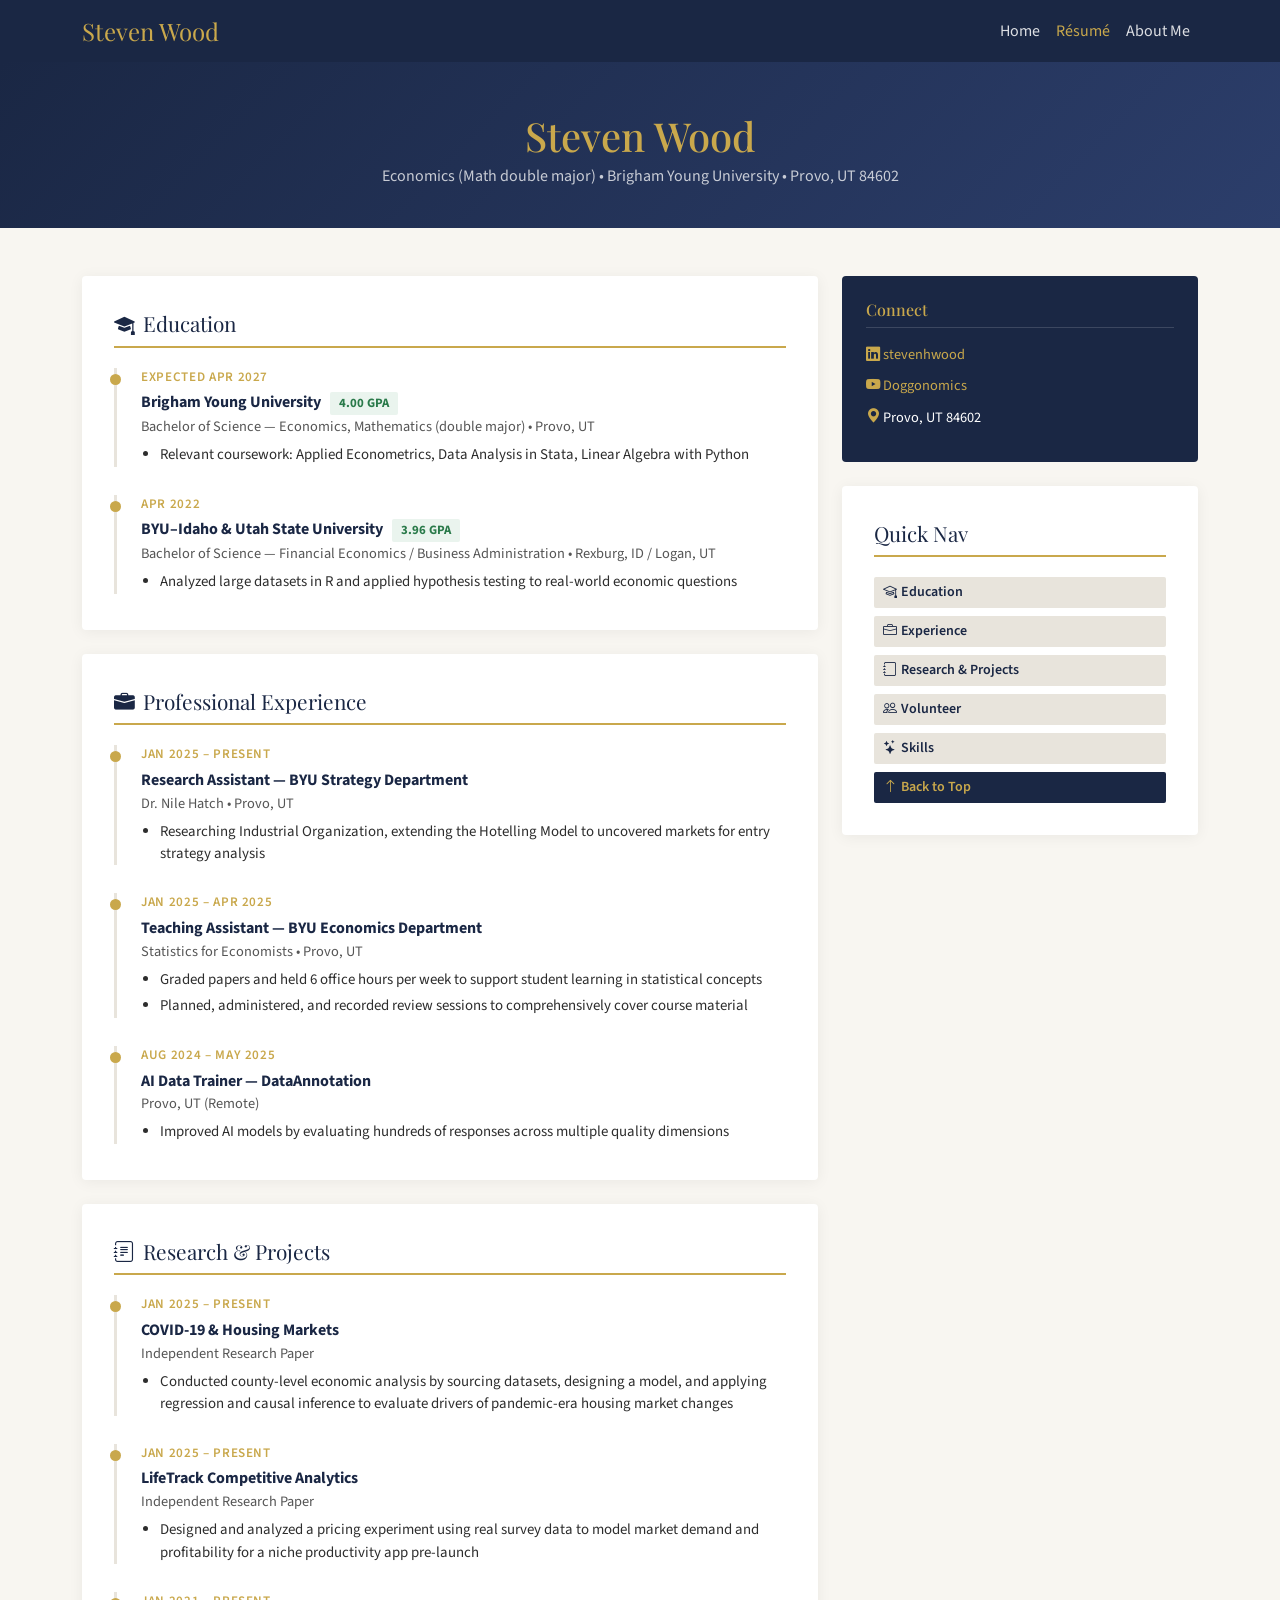
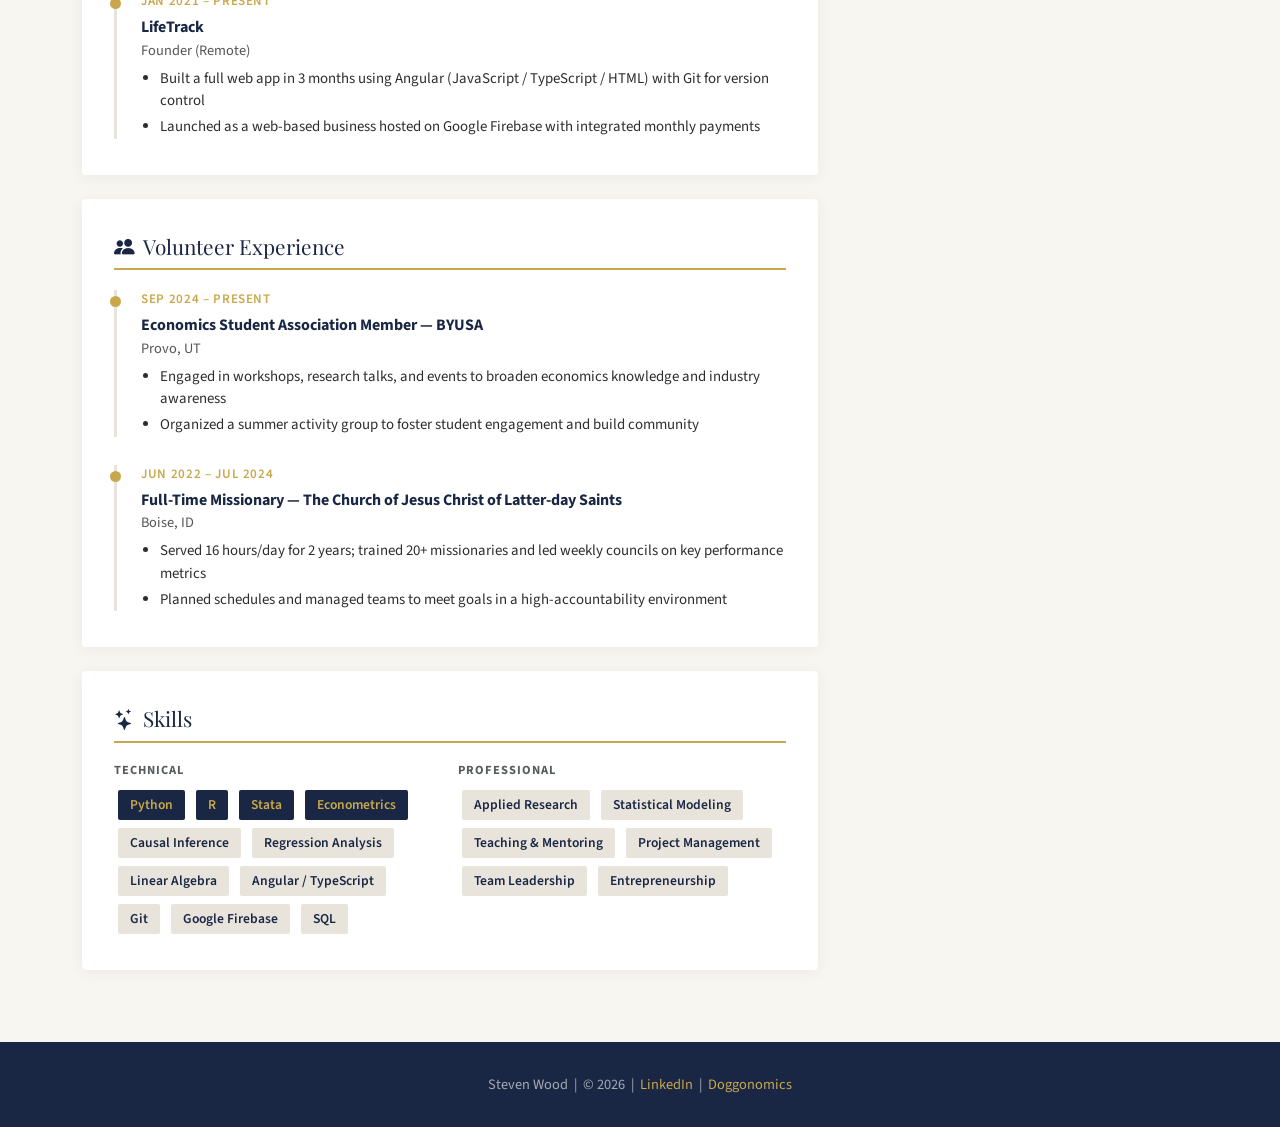
<file: resume.html>
<!DOCTYPE html>
<html lang="en">
<head>
    <meta charset="UTF-8">
    <meta name="viewport" content="width=device-width, initial-scale=1.0">
    <title>Steven Wood | Résumé</title>
    <link href="https://cdn.jsdelivr.net/npm/bootstrap@5.3.2/dist/css/bootstrap.min.css" rel="stylesheet">
    <link href="https://fonts.googleapis.com/css2?family=Playfair+Display:wght@400;700&family=Source+Sans+3:wght@300;400;600&display=swap" rel="stylesheet">
    <link rel="stylesheet" href="https://cdn.jsdelivr.net/npm/bootstrap-icons@1.11.3/font/bootstrap-icons.min.css">
    <style>
        :root {
            --navy: #1a2744;
            --gold: #c9a84c;
            --light: #f8f6f1;
            --mid: #e8e4dc;
            --text: #2d2d2d;
        }
        body { font-family: 'Source Sans 3', sans-serif; color: var(--text); background: var(--light); }
        h1, h2, h3, .navbar-brand { font-family: 'Playfair Display', serif; }
        .navbar { background-color: var(--navy) !important; }
        .navbar-brand { color: var(--gold) !important; font-size: 1.5rem; }
        .nav-link { color: rgba(255,255,255,0.85) !important; }
        .nav-link:hover, .nav-link.active { color: var(--gold) !important; }
        .page-header { background: linear-gradient(135deg, var(--navy) 0%, #2c3e6b 100%); color: white; padding: 50px 0 40px; text-align: center; }
        .page-header h1 { color: var(--gold); font-size: 2.5rem; margin-bottom: 0.25rem; }
        .page-header p { color: rgba(255,255,255,0.75); margin: 0; }
        .resume-card { background: white; border-radius: 4px; box-shadow: 0 2px 15px rgba(0,0,0,0.06); padding: 2rem; margin-bottom: 1.5rem; }
        .section-label { font-family: 'Playfair Display', serif; color: var(--navy); font-size: 1.3rem; border-bottom: 2px solid var(--gold); padding-bottom: 0.4rem; margin-bottom: 1.25rem; }
        .timeline-item { padding-left: 1.5rem; border-left: 3px solid var(--mid); margin-bottom: 1.75rem; position: relative; }
        .timeline-item::before { content: ''; position: absolute; left: -7px; top: 6px; width: 11px; height: 11px; border-radius: 50%; background: var(--gold); }
        .timeline-item:last-child { margin-bottom: 0; }
        .item-title { font-weight: 700; color: var(--navy); margin-bottom: 0.05rem; font-size: 1rem; }
        .item-sub { color: #555; font-size: 0.9rem; margin-bottom: 0.35rem; }
        .item-date { font-size: 0.82rem; color: var(--gold); font-weight: 600; text-transform: uppercase; letter-spacing: 0.05em; margin-bottom: 0.2rem; }
        .item-list { margin-top: 0.4rem; margin-bottom: 0; font-size: 0.93rem; padding-left: 1.2rem; }
        .item-list li { margin-bottom: 0.25rem; }
        .skill-tag { background: var(--mid); color: var(--navy); font-weight: 600; border-radius: 2px; padding: 0.3rem 0.75rem; display: inline-block; margin: 0.25rem; font-size: 0.85rem; }
        .skill-tag.highlight { background: var(--navy); color: var(--gold); }
        .sidebar-card { background: var(--navy); color: white; border-radius: 4px; padding: 1.5rem; margin-bottom: 1.5rem; }
        .sidebar-card h6 { color: var(--gold); font-family: 'Playfair Display', serif; font-size: 1rem; border-bottom: 1px solid rgba(255,255,255,0.15); padding-bottom: 0.5rem; margin-bottom: 1rem; }
        .sidebar-card a { color: var(--gold); text-decoration: none; }
        .contact-row { margin-bottom: 0.6rem; font-size: 0.9rem; }
        .contact-row i { width: 20px; color: var(--gold); }
        footer { background: var(--navy); color: rgba(255,255,255,0.6); padding: 2rem 0; font-size: 0.9rem; text-align: center; }
        footer a { color: var(--gold); text-decoration: none; }
        .gpa-badge { display: inline-block; background: #eaf4ee; color: #2a7a4a; font-weight: 700; font-size: 0.8rem; padding: 0.15rem 0.55rem; border-radius: 2px; margin-left: 0.4rem; vertical-align: middle; }
    </style>
</head>
<body>
    <nav class="navbar navbar-expand-lg sticky-top">
        <div class="container">
            <a class="navbar-brand" href="index.html">Steven Wood</a>
            <button class="navbar-toggler" type="button" data-bs-toggle="collapse" data-bs-target="#navMenu">
                <span class="navbar-toggler-icon"></span>
            </button>
            <div class="collapse navbar-collapse" id="navMenu">
                <ul class="navbar-nav ms-auto">
                    <li class="nav-item"><a class="nav-link" href="index.html">Home</a></li>
                    <li class="nav-item"><a class="nav-link active" href="resume.html">Résumé</a></li>
                    <li class="nav-item"><a class="nav-link" href="aboutme.html">About Me</a></li>
                </ul>
            </div>
        </div>
    </nav>

    <div class="page-header">
        <div class="container">
            <h1>Steven Wood</h1>
            <p>Economics (Math double major) &bull; Brigham Young University &bull; Provo, UT 84602</p>
        </div>
    </div>

    <div class="container py-5" id="top">
        <div class="row g-4">
            <div class="col-lg-8">

                <!-- Education -->
                <div class="resume-card" id="edu">
                    <div class="section-label"><i class="bi bi-mortarboard-fill me-2"></i>Education</div>

                    <div class="timeline-item">
                        <div class="item-date">Expected Apr 2027</div>
                        <div class="item-title">Brigham Young University <span class="gpa-badge">4.00 GPA</span></div>
                        <div class="item-sub">Bachelor of Science &mdash; Economics, Mathematics (double major) &bull; Provo, UT</div>
                        <ul class="item-list">
                            <li>Relevant coursework: Applied Econometrics, Data Analysis in Stata, Linear Algebra with Python</li>
                        </ul>
                    </div>

                    <div class="timeline-item">
                        <div class="item-date">Apr 2022</div>
                        <div class="item-title">BYU–Idaho &amp; Utah State University <span class="gpa-badge">3.96 GPA</span></div>
                        <div class="item-sub">Bachelor of Science &mdash; Financial Economics / Business Administration &bull; Rexburg, ID / Logan, UT</div>
                        <ul class="item-list">
                            <li>Analyzed large datasets in R and applied hypothesis testing to real-world economic questions</li>
                        </ul>
                    </div>
                </div>

                <!-- Professional Experience -->
                <div class="resume-card" id="exp">
                    <div class="section-label"><i class="bi bi-briefcase-fill me-2"></i>Professional Experience</div>

                    <div class="timeline-item">
                        <div class="item-date">Jan 2025 – Present</div>
                        <div class="item-title">Research Assistant &mdash; BYU Strategy Department</div>
                        <div class="item-sub">Dr. Nile Hatch &bull; Provo, UT</div>
                        <ul class="item-list">
                            <li>Researching Industrial Organization, extending the Hotelling Model to uncovered markets for entry strategy analysis</li>
                        </ul>
                    </div>

                    <div class="timeline-item">
                        <div class="item-date">Jan 2025 – Apr 2025</div>
                        <div class="item-title">Teaching Assistant &mdash; BYU Economics Department</div>
                        <div class="item-sub">Statistics for Economists &bull; Provo, UT</div>
                        <ul class="item-list">
                            <li>Graded papers and held 6 office hours per week to support student learning in statistical concepts</li>
                            <li>Planned, administered, and recorded review sessions to comprehensively cover course material</li>
                        </ul>
                    </div>

                    <div class="timeline-item">
                        <div class="item-date">Aug 2024 – May 2025</div>
                        <div class="item-title">AI Data Trainer &mdash; DataAnnotation</div>
                        <div class="item-sub">Provo, UT (Remote)</div>
                        <ul class="item-list">
                            <li>Improved AI models by evaluating hundreds of responses across multiple quality dimensions</li>
                        </ul>
                    </div>
                </div>

                <!-- Research -->
                <div class="resume-card" id="research">
                    <div class="section-label"><i class="bi bi-journal-text me-2"></i>Research &amp; Projects</div>

                    <div class="timeline-item">
                        <div class="item-date">Jan 2025 – Present</div>
                        <div class="item-title">COVID-19 &amp; Housing Markets</div>
                        <div class="item-sub">Independent Research Paper</div>
                        <ul class="item-list">
                            <li>Conducted county-level economic analysis by sourcing datasets, designing a model, and applying regression and causal inference to evaluate drivers of pandemic-era housing market changes</li>
                        </ul>
                    </div>

                    <div class="timeline-item">
                        <div class="item-date">Jan 2025 – Present</div>
                        <div class="item-title">LifeTrack Competitive Analytics</div>
                        <div class="item-sub">Independent Research Paper</div>
                        <ul class="item-list">
                            <li>Designed and analyzed a pricing experiment using real survey data to model market demand and profitability for a niche productivity app pre-launch</li>
                        </ul>
                    </div>

                    <div class="timeline-item">
                        <div class="item-date">Jan 2021 – Present</div>
                        <div class="item-title">LifeTrack</div>
                        <div class="item-sub">Founder (Remote)</div>
                        <ul class="item-list">
                            <li>Built a full web app in 3 months using Angular (JavaScript / TypeScript / HTML) with Git for version control</li>
                            <li>Launched as a web-based business hosted on Google Firebase with integrated monthly payments</li>
                        </ul>
                    </div>
                </div>

                <!-- Volunteer -->
                <div class="resume-card" id="vol">
                    <div class="section-label"><i class="bi bi-people-fill me-2"></i>Volunteer Experience</div>

                    <div class="timeline-item">
                        <div class="item-date">Sep 2024 – Present</div>
                        <div class="item-title">Economics Student Association Member &mdash; BYUSA</div>
                        <div class="item-sub">Provo, UT</div>
                        <ul class="item-list">
                            <li>Engaged in workshops, research talks, and events to broaden economics knowledge and industry awareness</li>
                            <li>Organized a summer activity group to foster student engagement and build community</li>
                        </ul>
                    </div>

                    <div class="timeline-item">
                        <div class="item-date">Jun 2022 – Jul 2024</div>
                        <div class="item-title">Full-Time Missionary &mdash; The Church of Jesus Christ of Latter-day Saints</div>
                        <div class="item-sub">Boise, ID</div>
                        <ul class="item-list">
                            <li>Served 16 hours/day for 2 years; trained 20+ missionaries and led weekly councils on key performance metrics</li>
                            <li>Planned schedules and managed teams to meet goals in a high-accountability environment</li>
                        </ul>
                    </div>
                </div>

                <!-- Skills -->
                <div class="resume-card" id="ski">
                    <div class="section-label"><i class="bi bi-stars me-2"></i>Skills</div>
                    <div class="row g-3">
                        <div class="col-sm-6">
                            <h6 class="fw-bold text-muted text-uppercase" style="font-size:0.78rem;letter-spacing:.08em">Technical</h6>
                            <span class="skill-tag highlight">Python</span>
                            <span class="skill-tag highlight">R</span>
                            <span class="skill-tag highlight">Stata</span>
                            <span class="skill-tag highlight">Econometrics</span>
                            <span class="skill-tag">Causal Inference</span>
                            <span class="skill-tag">Regression Analysis</span>
                            <span class="skill-tag">Linear Algebra</span>
                            <span class="skill-tag">Angular / TypeScript</span>
                            <span class="skill-tag">Git</span>
                            <span class="skill-tag">Google Firebase</span>
                            <span class="skill-tag">SQL</span>
                        </div>
                        <div class="col-sm-6">
                            <h6 class="fw-bold text-muted text-uppercase" style="font-size:0.78rem;letter-spacing:.08em">Professional</h6>
                            <span class="skill-tag">Applied Research</span>
                            <span class="skill-tag">Statistical Modeling</span>
                            <span class="skill-tag">Teaching &amp; Mentoring</span>
                            <span class="skill-tag">Project Management</span>
                            <span class="skill-tag">Team Leadership</span>
                            <span class="skill-tag">Entrepreneurship</span>
                        </div>
                    </div>
                </div>

            </div>

            <!-- Sidebar -->
            <div class="col-lg-4">
                <div class="sidebar-card">
                    <h6>Connect</h6>
                    <div class="contact-row"><i class="bi bi-linkedin"></i> <a href="https://www.linkedin.com/in/stevenhwood" target="_blank">stevenhwood</a></div>
                    <div class="contact-row"><i class="bi bi-youtube"></i> <a href="https://www.youtube.com/@doggonomics" target="_blank">Doggonomics</a></div>
                    <div class="contact-row"><i class="bi bi-geo-alt-fill"></i> Provo, UT 84602</div>
                </div>

                <div class="resume-card">
                    <div class="section-label">Quick Nav</div>
                    <div class="d-grid gap-2">
                        <a href="#edu" class="btn btn-sm" style="background:var(--mid);color:var(--navy);font-weight:600;border-radius:2px;text-align:left"><i class="bi bi-mortarboard me-1"></i>Education</a>
                        <a href="#exp" class="btn btn-sm" style="background:var(--mid);color:var(--navy);font-weight:600;border-radius:2px;text-align:left"><i class="bi bi-briefcase me-1"></i>Experience</a>
                        <a href="#research" class="btn btn-sm" style="background:var(--mid);color:var(--navy);font-weight:600;border-radius:2px;text-align:left"><i class="bi bi-journal me-1"></i>Research &amp; Projects</a>
                        <a href="#vol" class="btn btn-sm" style="background:var(--mid);color:var(--navy);font-weight:600;border-radius:2px;text-align:left"><i class="bi bi-people me-1"></i>Volunteer</a>
                        <a href="#ski" class="btn btn-sm" style="background:var(--mid);color:var(--navy);font-weight:600;border-radius:2px;text-align:left"><i class="bi bi-stars me-1"></i>Skills</a>
                        <a href="#top" class="btn btn-sm" style="background:var(--navy);color:var(--gold);font-weight:600;border-radius:2px;text-align:left"><i class="bi bi-arrow-up me-1"></i>Back to Top</a>
                    </div>
                </div>
            </div>
        </div>
    </div>

    <footer>
        <div class="container">
            <p class="mb-0">Steven Wood &nbsp;|&nbsp; &copy; 2026 &nbsp;|&nbsp;
                <a href="https://www.linkedin.com/in/stevenhwood" target="_blank">LinkedIn</a> &nbsp;|&nbsp;
                <a href="https://www.youtube.com/@doggonomics" target="_blank">Doggonomics</a>
            </p>
        </div>
    </footer>

    <script src="https://cdn.jsdelivr.net/npm/bootstrap@5.3.2/dist/js/bootstrap.bundle.min.js"></script>
</body>
</html>
</file>
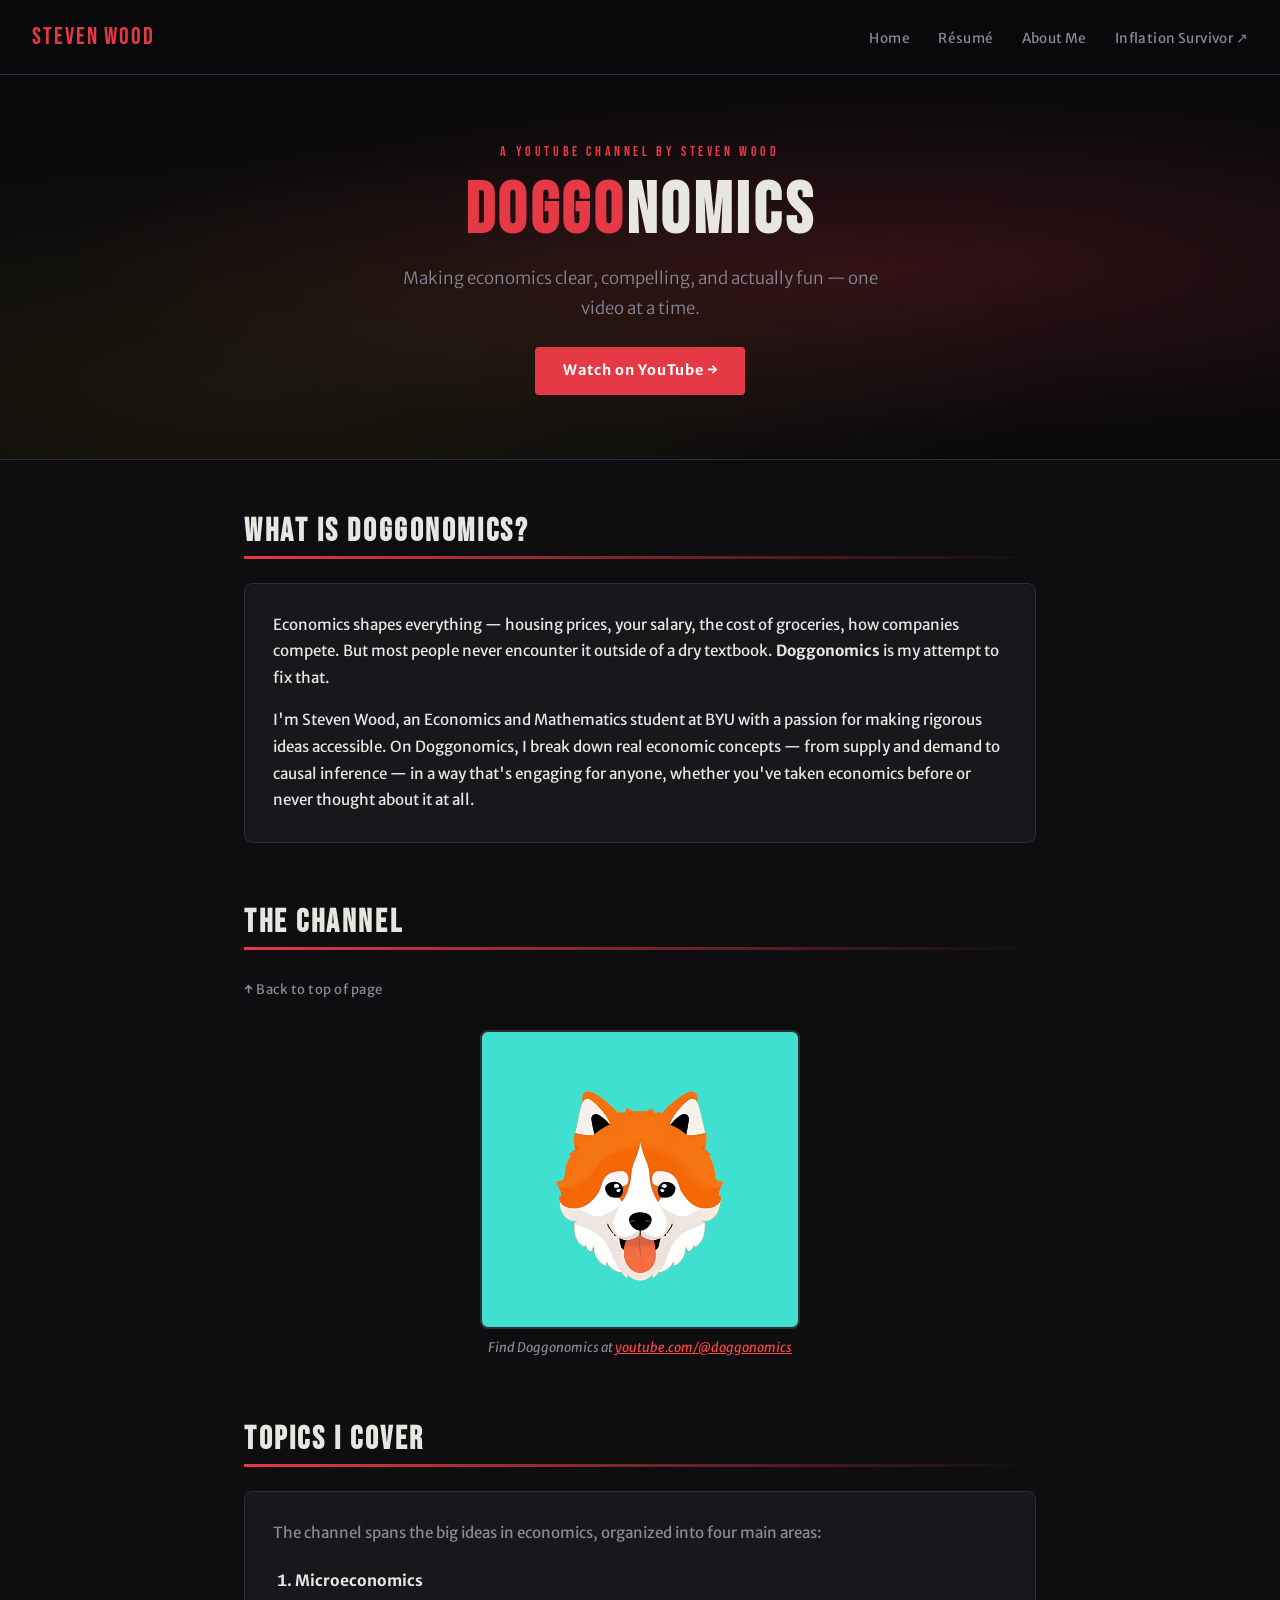
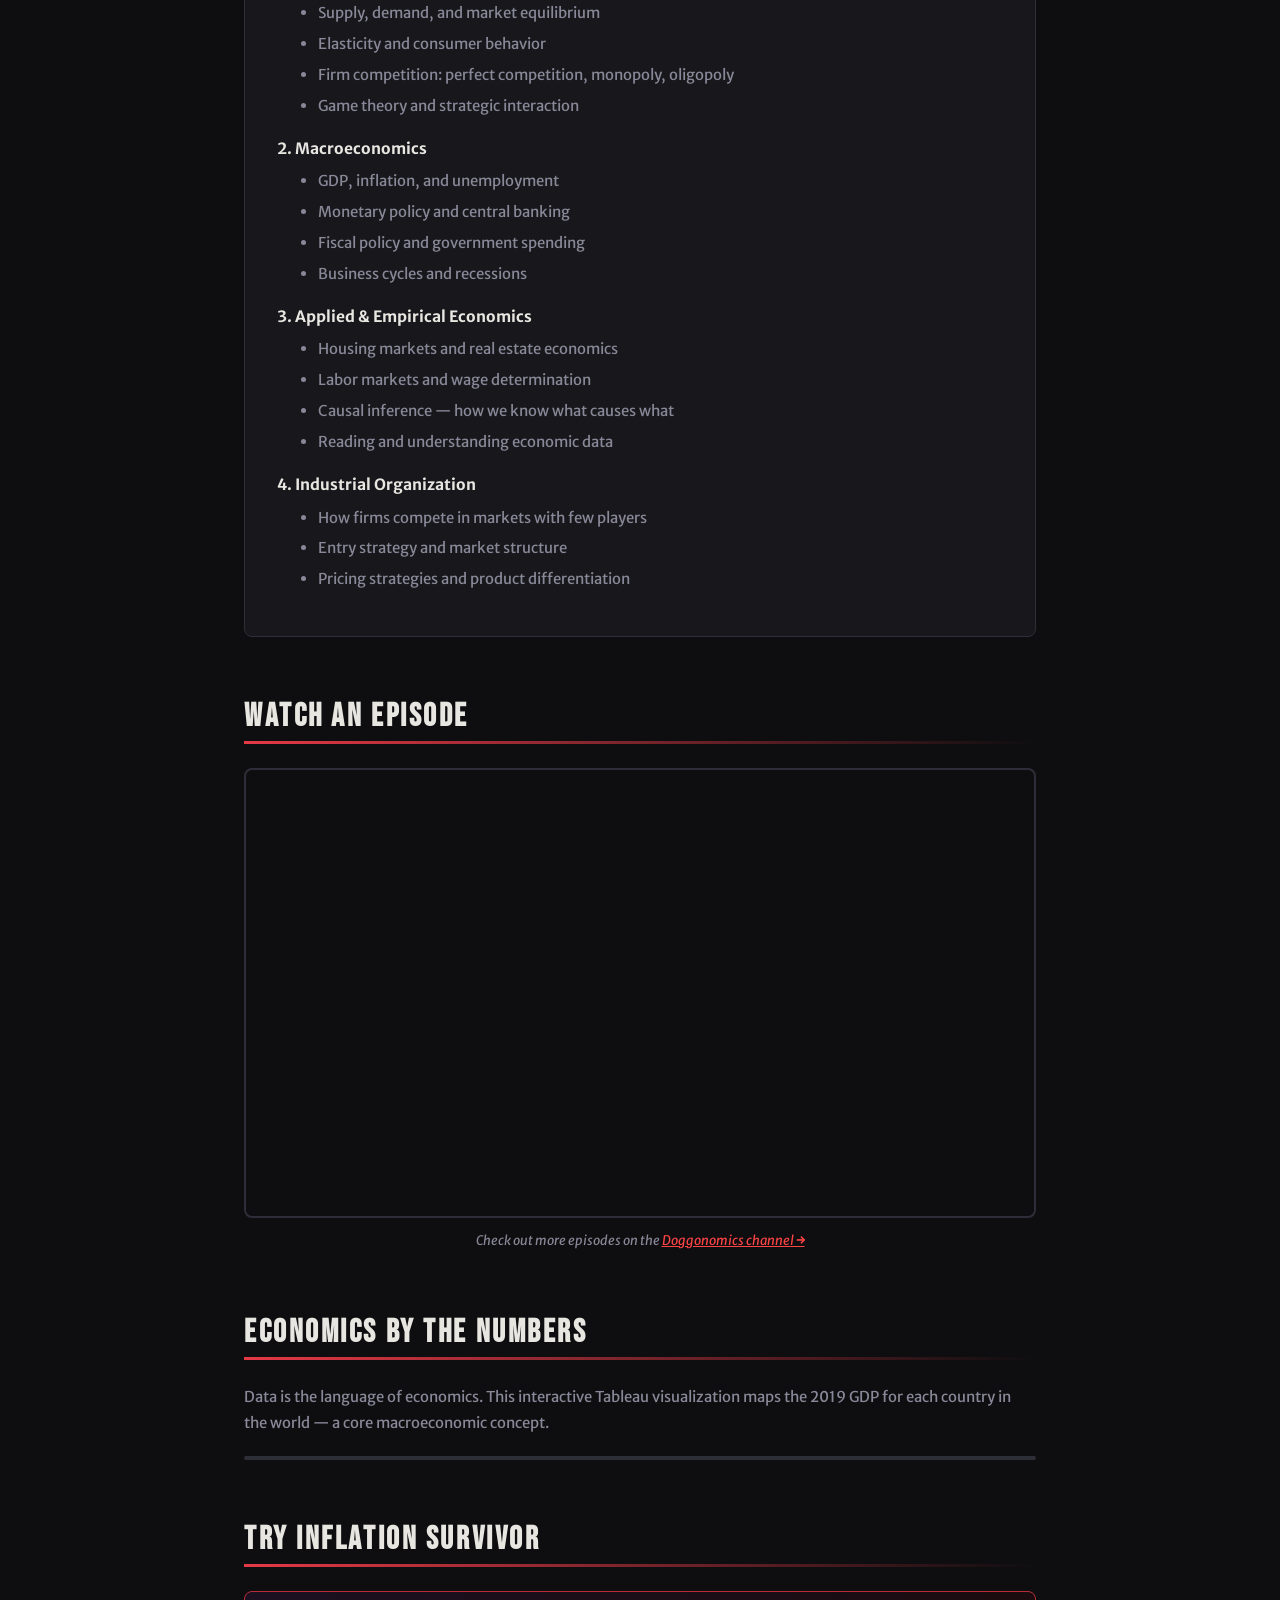
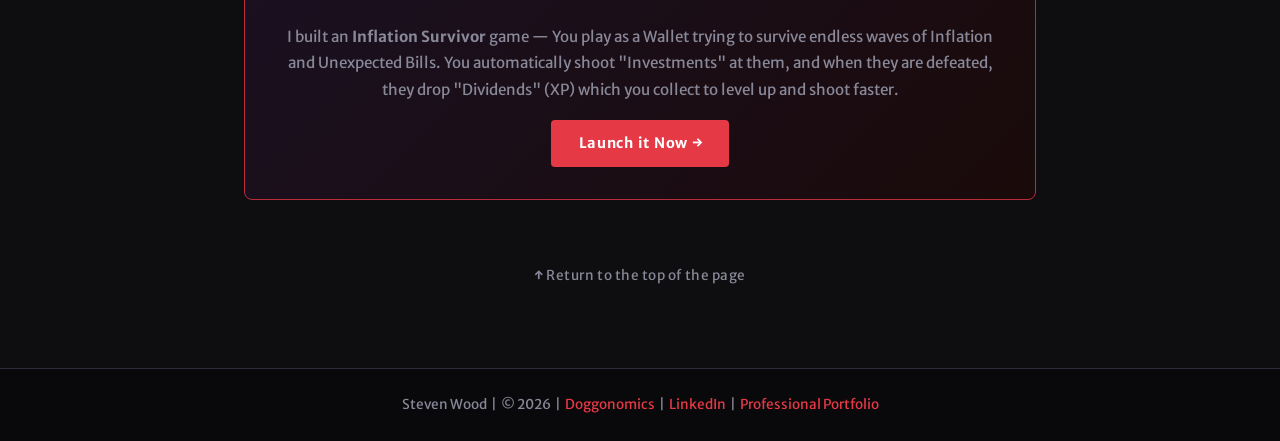
<file: scratch.html>
<!DOCTYPE html>
<html lang="en">
<head>
    <meta charset="UTF-8">
    <meta name="viewport" content="width=device-width, initial-scale=1.0">
    <title>Doggonomics — Economics for Everyone</title>
    <!-- Custom scratch stylesheet — NO Bootstrap -->
    <link rel="stylesheet" href="styles/scratch.css">
    <!-- Google Fonts -->
    <link href="https://fonts.googleapis.com/css2?family=Bebas+Neue&family=Merriweather:ital,wght@0,400;0,700;1,400&family=Merriweather+Sans:wght@300;400;700&display=swap" rel="stylesheet">
</head>
<body>

    <!-- ===== Navigation div ===== -->
    <div id="top-nav">
        <a href="index.html" class="nav-brand">Steven Wood</a>
        <div class="nav-links">
            <a href="index.html">Home</a>
            <a href="resume.html">Résumé</a>
            <a href="aboutme.html">About Me</a>
            <a href="game.html">Inflation Survivor ↗</a>
        </div>
    </div>

    <!-- ===== Hero div ===== -->
    <div id="hero">
        <div class="hero-inner">
            <div class="channel-label">A YouTube Channel by Steven Wood</div>
            <h1><span>Doggo</span>nomics</h1>
            <p>Making economics clear, compelling, and actually fun — one video at a time.</p>
            <a href="https://www.youtube.com/@doggonomics" target="_blank" class="btn-red">Watch on YouTube →</a>
        </div>
    </div>

    <!-- ===== Main Content div ===== -->
    <div id="content">

        <!-- What is Doggonomics -->
        <div class="section-block" id="about">
            <h2 class="section-title">What is Doggonomics?</h2>
            <hr class="section-rule">
            <div class="content-card">
                <p>Economics shapes everything — housing prices, your salary, the cost of groceries, how companies compete. But most people never encounter it outside of a dry textbook. <strong>Doggonomics</strong> is my attempt to fix that.</p>
                <p style="margin-top:1rem">I'm Steven Wood, an Economics and Mathematics student at BYU with a passion for making rigorous ideas accessible. On Doggonomics, I break down real economic concepts — from supply and demand to causal inference — in a way that's engaging for anyone, whether you've taken economics before or never thought about it at all.</p>
            </div>
        </div>

        <!-- Channel Image -->
        <div class="section-block" id="channel">
            <h2 class="section-title">The Channel</h2>
            <hr class="section-rule">
            <a href="#about" class="jump-link">↑ Back to top of page</a>
            <img
                src="images/doggonomics_icon_trans.png"
                alt="YouTube Logo"
                class="channel-img"
                style="max-width:320px;display:block;margin:1.25rem auto 0;background:turquoise;padding:1.5rem;border-radius:8px;">
            <p class="img-caption">Find Doggonomics at <a href="https://www.youtube.com/@doggonomics" target="_blank" style="color:#ff4444">youtube.com/@doggonomics</a></p>
        </div>

        <!-- Topics Covered — nested list -->
        <div class="section-block" id="topics">
            <h2 class="section-title">Topics I Cover</h2>
            <hr class="section-rule">
            <div class="content-card">
                <p style="margin-bottom:1.25rem;color:var(--muted)">The channel spans the big ideas in economics, organized into four main areas:</p>
                <!-- Ordered list with embedded unordered lists -->
                <ol class="topic-list">
                    <li>Microeconomics
                        <ul>
                            <li>Supply, demand, and market equilibrium</li>
                            <li>Elasticity and consumer behavior</li>
                            <li>Firm competition: perfect competition, monopoly, oligopoly</li>
                            <li>Game theory and strategic interaction</li>
                        </ul>
                    </li>
                    <li>Macroeconomics
                        <ul>
                            <li>GDP, inflation, and unemployment</li>
                            <li>Monetary policy and central banking</li>
                            <li>Fiscal policy and government spending</li>
                            <li>Business cycles and recessions</li>
                        </ul>
                    </li>
                    <li>Applied &amp; Empirical Economics
                        <ul>
                            <li>Housing markets and real estate economics</li>
                            <li>Labor markets and wage determination</li>
                            <li>Causal inference — how we know what causes what</li>
                            <li>Reading and understanding economic data</li>
                        </ul>
                    </li>
                    <li>Industrial Organization
                        <ul>
                            <li>How firms compete in markets with few players</li>
                            <li>Entry strategy and market structure</li>
                            <li>Pricing strategies and product differentiation</li>
                        </ul>
                    </li>
                </ol>
            </div>
        </div>

        <!-- YouTube Video -->
        <div class="section-block" id="video">
            <h2 class="section-title">Watch an Episode</h2>
            <hr class="section-rule">
            <div class="video-wrapper">
                <iframe
                    src="https://www.youtube.com/embed/SaCvsf8uAQI"
                    title="Doggonomics Episode"
                    allow="accelerometer; autoplay; clipboard-write; encrypted-media; gyroscope; picture-in-picture"
                    allowfullscreen>
                </iframe>
            </div>
            <p class="img-caption" style="margin-top:0.75rem">Check out more episodes on the <a href="https://www.youtube.com/@doggonomics" target="_blank" style="color:#ff4444">Doggonomics channel →</a></p>
        </div>

        <!-- Tableau Embed -->
        <div class="section-block" id="data">
            <h2 class="section-title">Economics by the Numbers</h2>
            <hr class="section-rule">
            <p style="color:var(--muted);font-size:0.93rem;margin-bottom:0.5rem;font-family:'Merriweather Sans',sans-serif">Data is the language of economics. This interactive Tableau visualization maps the 2019 GDP for each country in the world — a core macroeconomic concept.</p>
            <div class="tableau-wrapper">
                <div class="tableauPlaceholder" id="viz1775090139725" style="position: relative;">
                    <noscript>
                        <a href="#">
                            <img 
                                alt="Sheet 2"
                                src="https://public.tableau.com/static/images/GW/GWMNSM8X8/1_rss.png"
                                style="border: none;" />
                        </a>
                    </noscript>

                    <object class="tableauViz" style="display:none;">
                        <param name="host_url" value="https://public.tableau.com/" />
                        <param name="embed_code_version" value="3" />
                        <param name="path" value="shared/GWMNSM8X8" />
                        <param name="toolbar" value="yes" />
                        <param name="static_image" value="https://public.tableau.com/static/images/GW/GWMNSM8X8/1.png" />
                        <param name="animate_transition" value="yes" />
                        <param name="display_static_image" value="yes" />
                        <param name="display_spinner" value="yes" />
                        <param name="display_overlay" value="yes" />
                        <param name="display_count" value="yes" />
                        <param name="language" value="en-US" />
                    </object>
                </div>

                <script type="text/javascript">
                    var divElement = document.getElementById('viz1775090139725');
                    var vizElement = divElement.getElementsByTagName('object')[0];

                    vizElement.style.width = '100%';
                    vizElement.style.height = (divElement.offsetWidth * 0.75) + 'px';

                    var scriptElement = document.createElement('script');
                    scriptElement.src = 'https://public.tableau.com/javascripts/api/viz_v1.js';
                    vizElement.parentNode.insertBefore(scriptElement, vizElement);
                </script>
            </div>
        </div>

        <!-- Mini App Link -->
        <div class="section-block" id="app">
            <h2 class="section-title">Try Inflation Survivor</h2>
            <hr class="section-rule">
            <div class="app-promo">
                <p>I built an <strong>Inflation Survivor</strong> game — You play as a Wallet trying to survive endless waves of Inflation and Unexpected Bills. You automatically shoot "Investments" at them, and when they are defeated, they drop "Dividends" (XP) which you collect to level up and shoot faster.</p>
                <a href="game.html" class="btn-red">Launch it Now →</a>
            </div>
        </div>

        <a href="#about" class="back-top">↑ Return to the top of the page</a>
    </div>

    <!-- ===== Footer div ===== -->
    <div id="footer">
        Steven Wood &nbsp;|&nbsp; &copy; 2026 &nbsp;|&nbsp;
        <a href="https://www.youtube.com/@doggonomics" target="_blank">Doggonomics</a> &nbsp;|&nbsp;
        <a href="https://www.linkedin.com/in/stevenhwood" target="_blank">LinkedIn</a> &nbsp;|&nbsp;
        <a href="index.html">Professional Portfolio</a>
    </div>

</body>
</html>
</file>
<file: styles/scratch.css>
/* scratch.css — Doggonomics Passion Page */
/* No Bootstrap. All custom. */

/* ===== 1. CSS Variables ===== */
:root {
    --dark:     #0e0e10;
    --card:     #18181c;
    --card2:    #222228;
    --border:   #2e2e38;
    --red:      #e63946;
    --red-dim:  #b82d39;
    --gold:     #f4c430;
    --text:     #e8e6e1;
    --muted:    #888898;
    --light-bg: #f5f4f0;
}

/* ===== 2. Base — font-family + font color + background ===== */
* { box-sizing: border-box; margin: 0; padding: 0; }

body {
    font-family: 'Merriweather', Georgia, serif;
    background-color: var(--dark);
    color: var(--text);
    font-size: 16px;
    line-height: 1.75;
}

/* ===== 3. Nav div ===== */
#top-nav {
    background-color: #09090b;
    padding: 1rem 2rem;
    display: flex;
    align-items: center;
    justify-content: space-between;
    position: sticky;
    top: 0;
    z-index: 100;
    border-bottom: 1px solid var(--border);
}

#top-nav .nav-brand {
    font-family: 'Bebas Neue', 'Arial Black', sans-serif;
    color: var(--red);
    font-size: 1.5rem;
    letter-spacing: 0.08em;
    text-decoration: none;
}

#top-nav .nav-links a {
    color: var(--muted);
    text-decoration: none;
    margin-left: 1.5rem;
    font-family: 'Merriweather Sans', sans-serif;
    font-size: 0.85rem;
    letter-spacing: 0.03em;
    transition: color 0.2s;
}

#top-nav .nav-links a:hover {
    color: var(--text);
}

/* ===== 4. Hero div ===== */
#hero {
    background-color: #09090b;
    background-image:
        radial-gradient(ellipse at 70% 50%, rgba(230, 57, 70, 0.18) 0%, transparent 65%),
        radial-gradient(ellipse at 20% 80%, rgba(244, 196, 48, 0.08) 0%, transparent 55%);
    min-height: 380px;
    display: flex;
    align-items: center;
    padding: 4rem 2rem;
    border-bottom: 1px solid var(--border);
}

#hero .hero-inner {
    max-width: 800px;
    margin: 0 auto;
    text-align: center;
}

#hero .channel-label {
    font-family: 'Bebas Neue', 'Arial Black', sans-serif;
    font-size: 0.9rem;
    letter-spacing: 0.25em;
    color: var(--red);
    text-transform: uppercase;
    margin-bottom: 0.75rem;
}

#hero h1 {
    font-family: 'Bebas Neue', 'Arial Black', sans-serif;
    font-size: 4.5rem;
    color: var(--text);
    letter-spacing: 0.05em;
    line-height: 1;
    margin-bottom: 1rem;
}

#hero h1 span {
    color: var(--red);
}

#hero p {
    color: var(--muted);
    font-size: 1.05rem;
    max-width: 520px;
    margin: 0 auto 1.5rem;
    font-family: 'Merriweather Sans', sans-serif;
    font-weight: 300;
}

.btn-red {
    display: inline-block;
    background-color: var(--red);
    color: white;
    font-family: 'Merriweather Sans', sans-serif;
    font-weight: 700;
    font-size: 0.9rem;
    letter-spacing: 0.05em;
    padding: 0.7rem 1.75rem;
    border-radius: 4px;
    text-decoration: none;
    transition: background-color 0.2s;
}

.btn-red:hover {
    background-color: var(--red-dim);
}

/* ===== 5. Main content div ===== */
#content {
    max-width: 840px;
    margin: 0 auto;
    padding: 3.5rem 1.5rem 5rem;
}

/* ===== 6. Section headings ===== */
.section-title {
    font-family: 'Bebas Neue', 'Arial Black', sans-serif;
    font-size: 2rem;
    letter-spacing: 0.08em;
    color: var(--text);
    margin-bottom: 0.25rem;
    line-height: 1;
}

.section-rule {
    height: 3px;
    background: linear-gradient(to right, var(--red), transparent);
    border: none;
    margin: 0.5rem 0 1.5rem;
}

.section-block {
    margin-bottom: 4rem;
}

/* ===== 7. Content cards ===== */
.content-card {
    background-color: var(--card);
    border: 1px solid var(--border);
    border-radius: 8px;
    padding: 1.75rem;
    margin-top: 1.25rem;
    font-family: 'Merriweather Sans', sans-serif;
    font-size: 0.95rem;
    color: var(--text);
}

/* ===== 8. Ordered + unordered lists ===== */
ol.topic-list {
    padding-left: 1.4rem;
    font-family: 'Merriweather Sans', sans-serif;
}

ol.topic-list > li {
    color: var(--text);
    font-weight: 700;
    margin-bottom: 1rem;
    font-size: 0.97rem;
}

ol.topic-list ul {
    list-style-type: disc;
    padding-left: 1.4rem;
    margin-top: 0.4rem;
}

ol.topic-list ul li {
    font-weight: 400;
    color: var(--muted);
    margin-bottom: 0.3rem;
    font-size: 0.93rem;
}

/* ===== 9. Channel image ===== */
.channel-img {
    width: 100%;
    border-radius: 8px;
    border: 2px solid var(--border);
    display: block;
    margin-top: 1.25rem;
}

.img-caption {
    text-align: center;
    color: var(--muted);
    font-size: 0.82rem;
    margin-top: 0.5rem;
    font-style: italic;
    font-family: 'Merriweather Sans', sans-serif;
}

/* ===== 10. Video wrapper ===== */
.video-wrapper {
    position: relative;
    padding-bottom: 56.25%;
    height: 0;
    overflow: hidden;
    border-radius: 8px;
    margin-top: 1.25rem;
    border: 2px solid var(--border);
}

.video-wrapper iframe {
    position: absolute;
    top: 0; left: 0;
    width: 100%; height: 100%;
    border: none;
}

/* ===== 11. Tableau wrapper ===== */
.tableau-wrapper {
    margin-top: 1.25rem;
    border-radius: 8px;
    overflow: hidden;
    border: 2px solid var(--border);
    background: white;
}

/* ===== 12. Anchor jump link ===== */
.jump-link {
    display: inline-block;
    font-family: 'Merriweather Sans', sans-serif;
    font-size: 0.82rem;
    color: var(--muted);
    text-decoration: none;
    margin-bottom: 0.5rem;
    letter-spacing: 0.04em;
}
.jump-link:hover { color: var(--red); }

/* ===== 13. App promo card ===== */
.app-promo {
    background: linear-gradient(135deg, #1a1020, #1a0a0a);
    border: 1px solid var(--red-dim);
    border-radius: 8px;
    padding: 2rem;
    text-align: center;
    margin-top: 1.25rem;
}

.app-promo p {
    font-family: 'Merriweather Sans', sans-serif;
    color: var(--muted);
    margin-bottom: 1rem;
    font-size: 0.95rem;
}

/* ===== 14. Back to top ===== */
.back-top {
    display: block;
    text-align: center;
    color: var(--muted);
    font-size: 0.85rem;
    font-family: 'Merriweather Sans', sans-serif;
    text-decoration: none;
    margin-top: 2rem;
    letter-spacing: 0.04em;
    transition: color 0.2s;
}
.back-top:hover { color: var(--red); }

/* ===== 15. Footer div ===== */
#footer {
    background-color: #09090b;
    color: var(--muted);
    text-align: center;
    padding: 1.5rem;
    font-size: 0.85rem;
    border-top: 1px solid var(--border);
    font-family: 'Merriweather Sans', sans-serif;
}

#footer a { color: var(--red); text-decoration: none; }
#footer a:hover { text-decoration: underline; }
</file>
